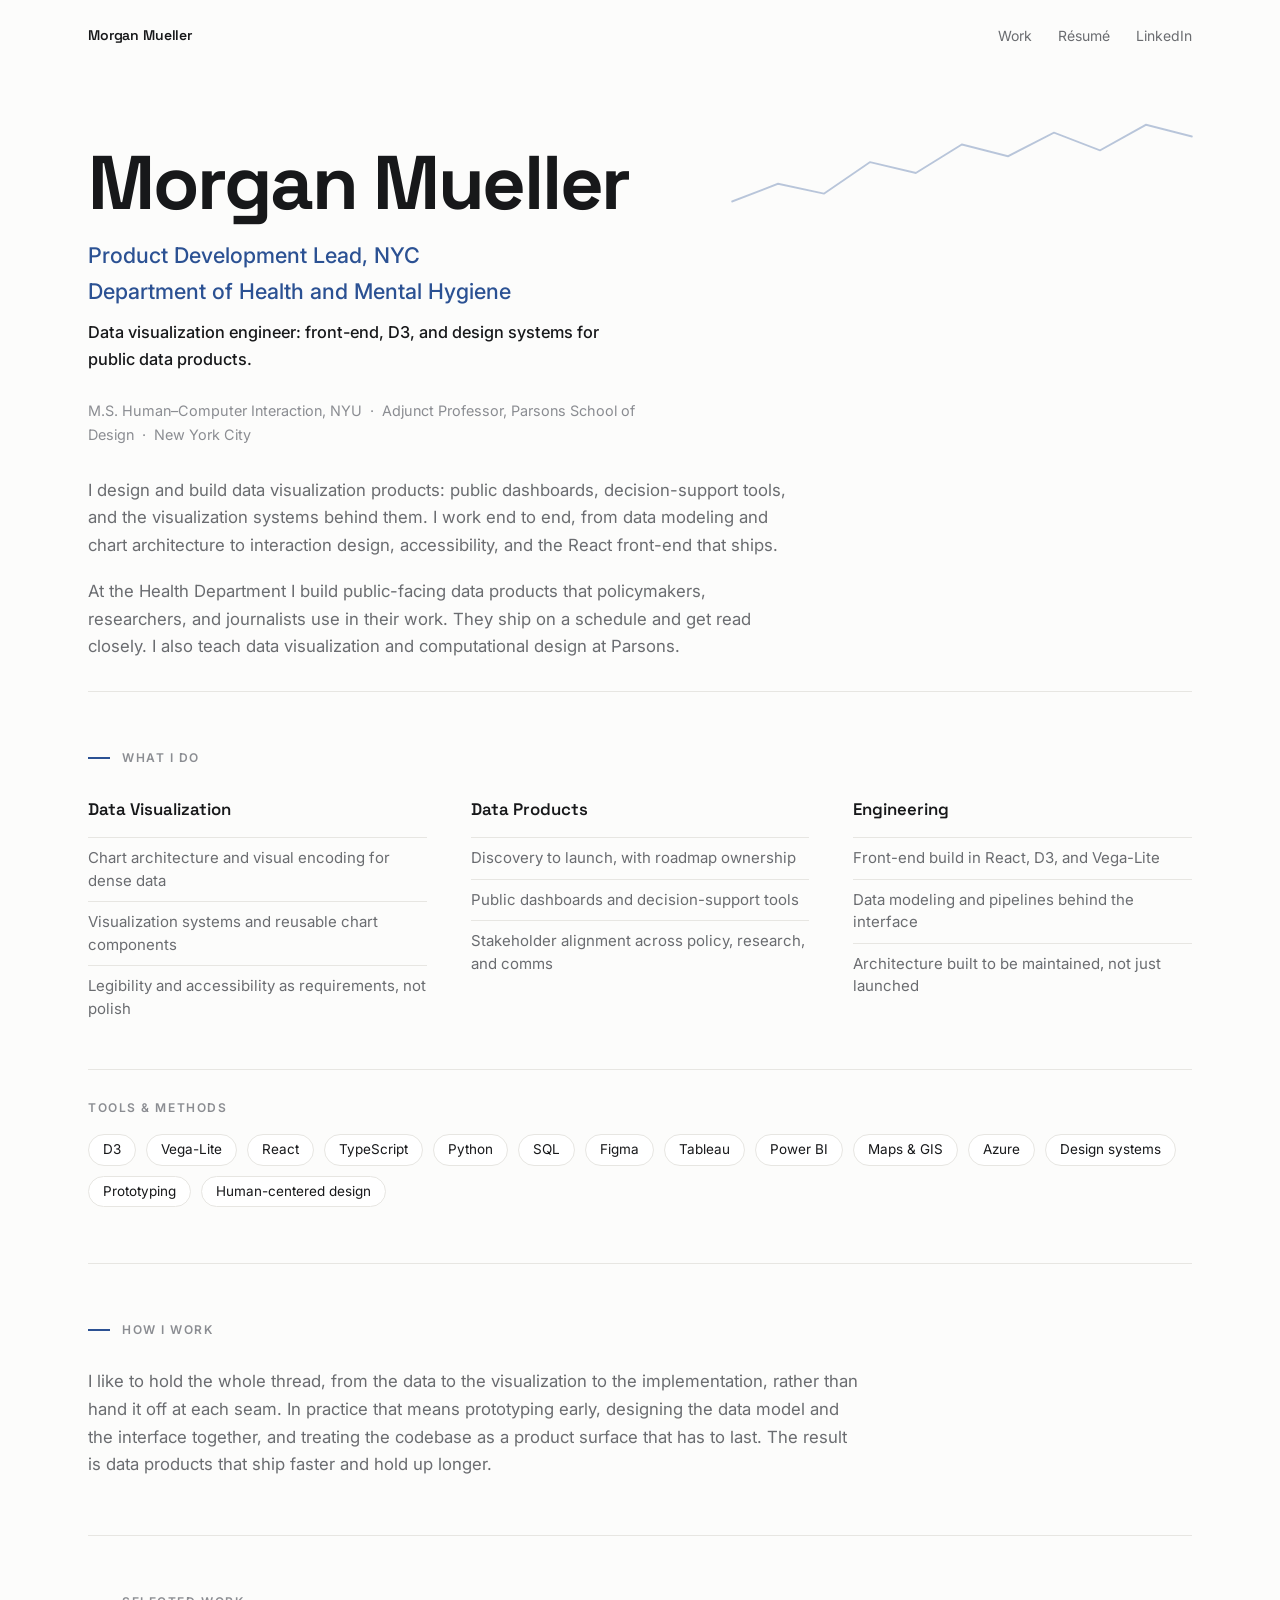
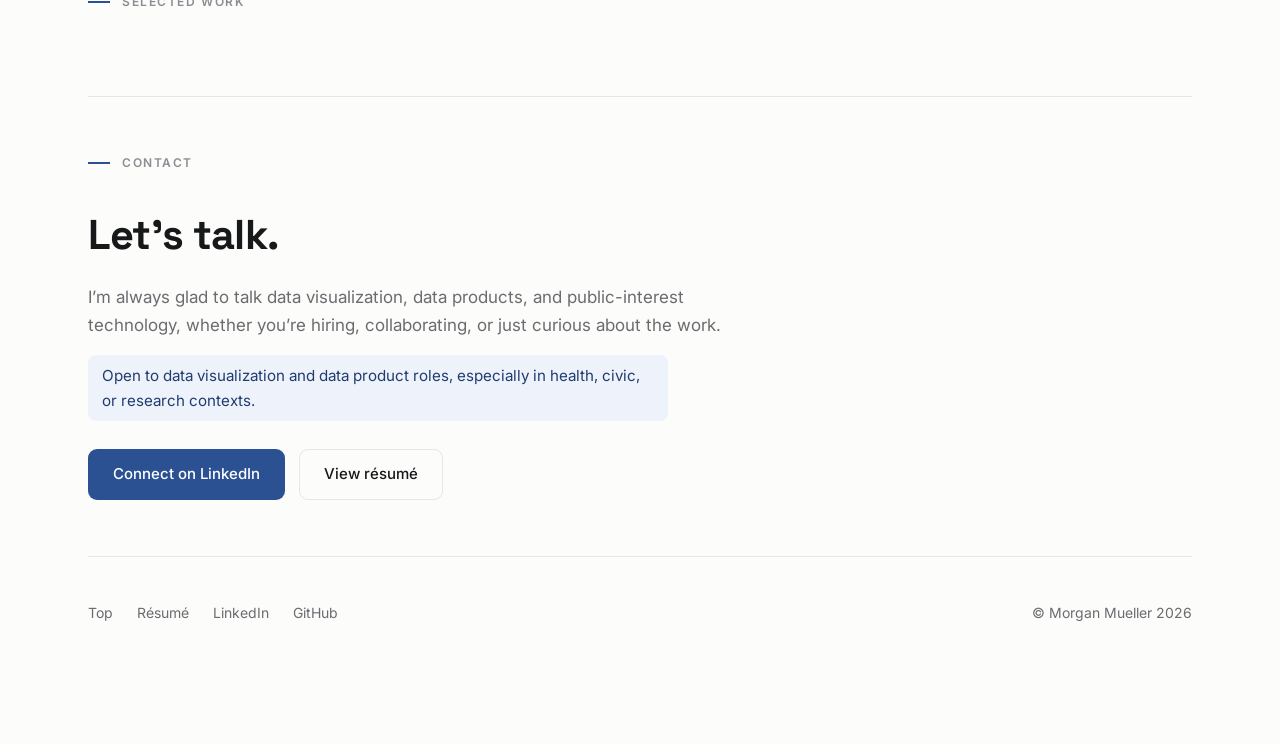
<file: index.html>
<!DOCTYPE html>
<html lang="en">

<head>
  <meta charset="utf-8">
  <meta name="viewport" content="width=device-width, initial-scale=1">
  <meta name="color-scheme" content="light only">

  <title>Morgan Mueller | Data Visualization & Data Products</title>
  <meta name="author" content="Morgan Mueller">
  <meta name="description" content="Morgan Mueller is a data visualization engineer and product lead: front-end, React, D3, and design systems for public data products at the NYC Department of Health.">
  <meta name="keywords" content="Morgan Mueller, data visualization engineer, front-end engineer, React, D3, Vega-Lite, design systems, dashboards, information design, data products, product design, product engineering, civic tech, public health">

  <link rel="canonical" href="https://morganmueller.com">
  <link rel="icon" href="assets/favicon.svg" type="image/svg+xml">
  <link rel="icon" href="assets/favicon-32.png" sizes="32x32" type="image/png">
  <link rel="apple-touch-icon" href="assets/apple-touch-icon.png">

  <meta property="og:title" content="Morgan Mueller | Data Visualization & Data Products" />
  <meta property="og:description" content="Data visualization engineer and product lead: front-end, React, D3, and design systems for public data products." />
  <meta property="og:url" content="https://morganmueller.com" />
  <meta property="og:type" content="website" />
  <meta property="og:image" content="https://morganmueller.com/assets/og-image.png" />
  <meta name="twitter:card" content="summary_large_image" />
  <meta name="twitter:title" content="Morgan Mueller | Data Visualization & Data Products" />
  <meta name="twitter:description" content="Data visualization engineer and product lead. Front-end, React, D3, and design systems for public data products." />
  <meta name="twitter:image" content="https://morganmueller.com/assets/og-image.png" />

  <link rel="preconnect" href="https://fonts.googleapis.com">
  <link rel="preconnect" href="https://fonts.gstatic.com" crossorigin>
  <link href="https://fonts.googleapis.com/css2?family=Inter:wght@400;500;600&family=Space+Grotesk:wght@500;600;700&display=swap" rel="stylesheet">

  <link href="./css/main.css" rel="stylesheet">
</head>

<body id="top">

  <div class="wrap">

    <header class="topbar">
      <span class="monogram">Morgan Mueller</span>
      <nav class="topbar__nav">
        <a href="#work">Work</a>
        <a href="assets/resume.pdf" target="_blank" rel="noopener">Résumé</a>
        <a href="https://www.linkedin.com/in/morgan-mueller-6b3719a3/" target="_blank" rel="noopener">LinkedIn</a>
      </nav>
    </header>

    <main>

      <section class="hero">
        <svg class="hero__spark" viewBox="0 0 640 120" preserveAspectRatio="none" aria-hidden="true">
          <polyline points="0,92 64,74 128,84 192,52 256,63 320,34 384,46 448,22 512,40 576,14 640,26" />
        </svg>
        <h1>Morgan Mueller</h1>
        <p class="hero__role">Product Development Lead, NYC Department of Health and Mental Hygiene</p>
        <p class="hero__craft">Data visualization engineer: front-end, D3, and design systems for public data products.</p>
        <p class="hero__meta">
          M.S. Human&ndash;Computer Interaction, NYU &nbsp;&middot;&nbsp;
          Adjunct Professor, Parsons School of Design &nbsp;&middot;&nbsp;
          New York City
        </p>
        <p class="hero__lede">
          I design and build data visualization products: public dashboards,
          decision-support tools, and the visualization systems behind them. I work end
          to end, from data modeling and chart architecture to interaction design,
          accessibility, and the React front-end that ships.
        </p>
        <p class="hero__lede">
          At the Health Department I build public-facing data products that policymakers,
          researchers, and journalists use in their work. They ship on a schedule and get
          read closely. I also teach data visualization and computational design at Parsons.
        </p>
      </section>

      <section class="caps">
        <h2 class="section-label">What I do</h2>
        <div class="caps__grid">
          <div class="cap">
            <h3>Data Visualization</h3>
            <ul>
              <li>Chart architecture and visual encoding for dense data</li>
              <li>Visualization systems and reusable chart components</li>
              <li>Legibility and accessibility as requirements, not polish</li>
            </ul>
          </div>
          <div class="cap">
            <h3>Data Products</h3>
            <ul>
              <li>Discovery to launch, with roadmap ownership</li>
              <li>Public dashboards and decision-support tools</li>
              <li>Stakeholder alignment across policy, research, and comms</li>
            </ul>
          </div>
          <div class="cap">
            <h3>Engineering</h3>
            <ul>
              <li>Front-end build in React, D3, and Vega-Lite</li>
              <li>Data modeling and pipelines behind the interface</li>
              <li>Architecture built to be maintained, not just launched</li>
            </ul>
          </div>
        </div>
        <div class="tools">
          <span class="tools__label">Tools &amp; methods</span>
          <ul class="chips">
            <li>D3</li>
            <li>Vega-Lite</li>
            <li>React</li>
            <li>TypeScript</li>
            <li>Python</li>
            <li>SQL</li>
            <li>Figma</li>
            <li>Tableau</li>
            <li>Power BI</li>
            <li>Maps &amp; GIS</li>
            <li>Azure</li>
            <li>Design systems</li>
            <li>Prototyping</li>
            <li>Human-centered design</li>
          </ul>
        </div>
      </section>

      <section class="how">
        <h2 class="section-label">How I work</h2>
        <p>
          I like to hold the whole thread, from the data to the visualization to the
          implementation, rather than hand it off at each seam. In practice that
          means prototyping early, designing the data model and the interface together,
          and treating the codebase as a product surface that has to last. The result is
          data products that ship faster and hold up longer.
        </p>
      </section>

      <section class="work" id="work">
        <h2 class="section-label">Selected work</h2>
        <div id="code-projects" class="work__grid"></div>
      </section>

      <section class="contact">
        <h2 class="section-label">Contact</h2>
        <p class="contact__lead">Let&rsquo;s talk.</p>
        <p class="contact__body">
          I&rsquo;m always glad to talk data visualization, data products, and
          public-interest technology, whether you&rsquo;re hiring, collaborating,
          or just curious about the work.
        </p>
        <p class="contact__looking">
          Open to data visualization and data product roles, especially in health,
          civic, or research contexts.
        </p>
        <div class="contact__actions">
          <a class="btn btn--primary" href="https://www.linkedin.com/in/morgan-mueller-6b3719a3/" target="_blank" rel="noopener">Connect on LinkedIn</a>
          <a class="btn btn--ghost" href="assets/resume.pdf" target="_blank" rel="noopener">View résumé</a>
        </div>
      </section>

    </main>

    <footer class="foot">
      <div class="foot__links">
        <a href="#top">Top</a>
        <a href="assets/resume.pdf" target="_blank" rel="noopener">Résumé</a>
        <a href="https://www.linkedin.com/in/morgan-mueller-6b3719a3/" target="_blank" rel="noopener">LinkedIn</a>
        <a href="https://github.com/morganmueller" target="_blank" rel="noopener">GitHub</a>
      </div>
      <p class="foot__copy">&copy; Morgan Mueller 2026</p>
    </footer>

  </div>

  <script src="https://d3js.org/d3.v5.min.js"></script>
  <script src="main.js"></script>

</body>
</html>
</file>
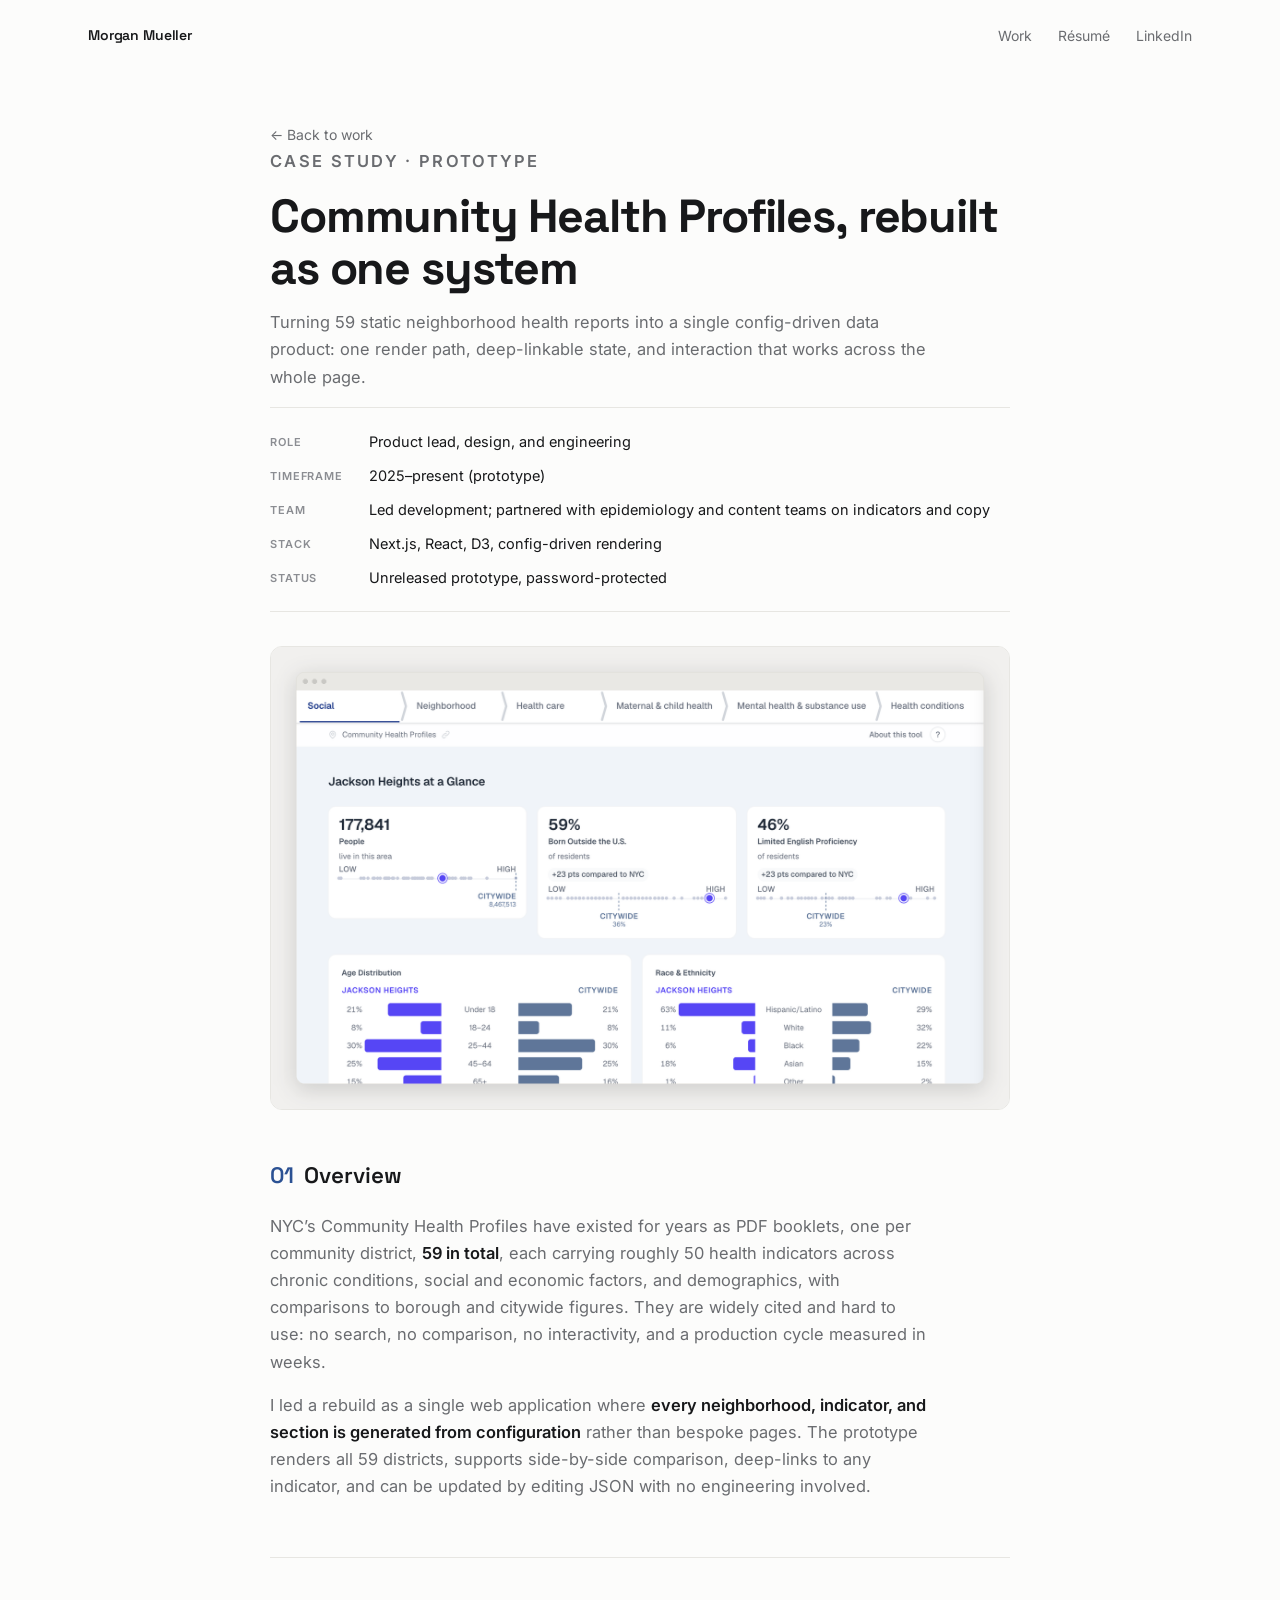
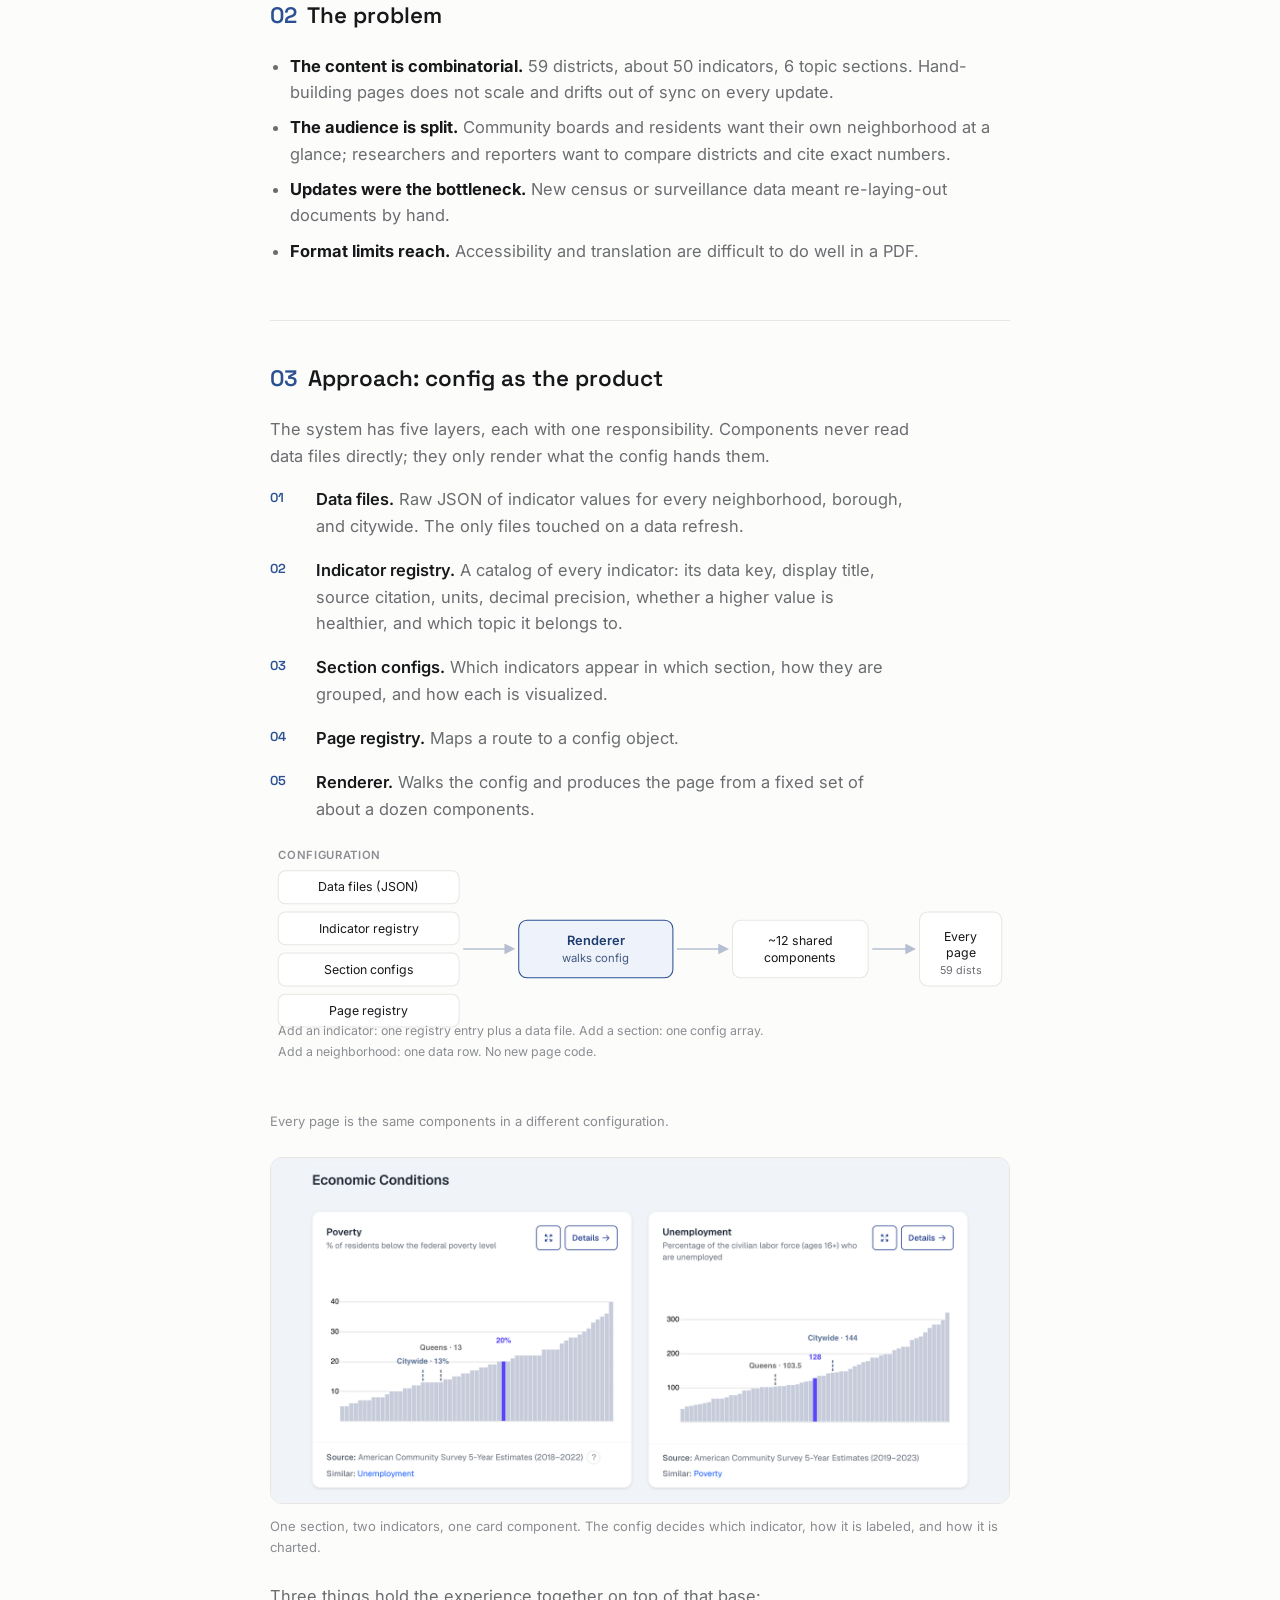
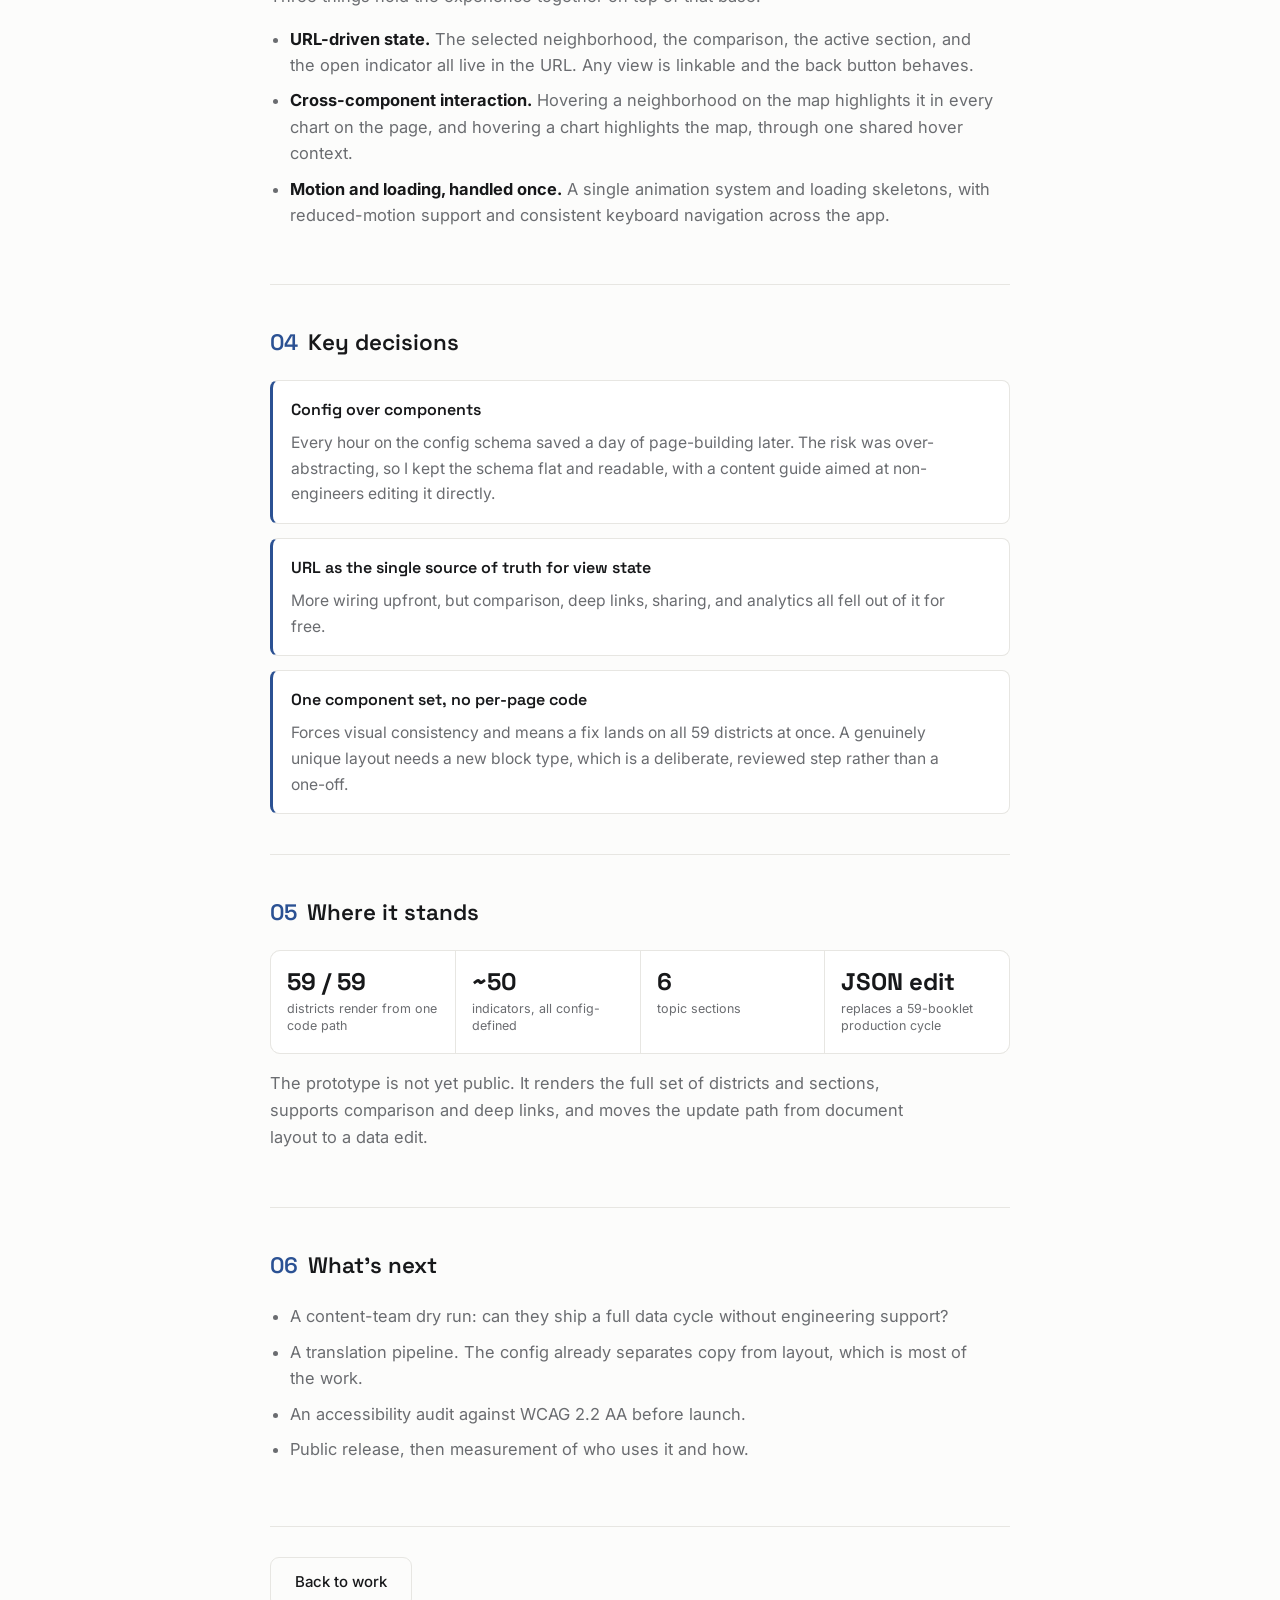
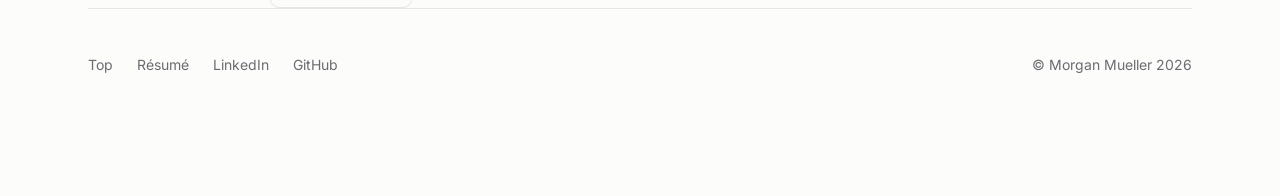
<file: case/community-health-profiles.html>
<!DOCTYPE html>
<html lang="en">

<head>
  <meta charset="utf-8">
  <meta name="viewport" content="width=device-width, initial-scale=1">
  <meta name="color-scheme" content="light only">
  <meta name="robots" content="noindex">

  <title>Case study: Community Health Profiles Redesign | Morgan Mueller</title>
  <meta name="author" content="Morgan Mueller">
  <meta name="description" content="Turning 59 static neighborhood health reports into one config-driven data product: a single render path, URL-driven state, and cross-component interaction.">

  <link rel="canonical" href="https://morganmueller.com/case/community-health-profiles.html">
  <link rel="icon" href="../assets/favicon.svg" type="image/svg+xml">
  <link rel="icon" href="../assets/favicon-32.png" sizes="32x32" type="image/png">
  <link rel="apple-touch-icon" href="../assets/apple-touch-icon.png">

  <meta property="og:title" content="Case study: Community Health Profiles Redesign" />
  <meta property="og:description" content="59 neighborhood health reports, rebuilt as one system." />
  <meta property="og:type" content="article" />

  <link rel="preconnect" href="https://fonts.googleapis.com">
  <link rel="preconnect" href="https://fonts.gstatic.com" crossorigin>
  <link href="https://fonts.googleapis.com/css2?family=Inter:wght@400;500;600&family=Space+Grotesk:wght@500;600;700&display=swap" rel="stylesheet">

  <link href="../css/main.css" rel="stylesheet">
  <link href="../css/case.css" rel="stylesheet">
</head>

<body id="top">

  <div class="wrap">

    <header class="topbar">
      <a class="monogram" href="../index.html">Morgan Mueller</a>
      <nav class="topbar__nav">
        <a href="../index.html#work">Work</a>
        <a href="../assets/resume.pdf" target="_blank" rel="noopener">Résumé</a>
        <a href="https://www.linkedin.com/in/morgan-mueller-6b3719a3/" target="_blank" rel="noopener">LinkedIn</a>
      </nav>
    </header>

    <article class="case">

      <div class="case__hero">
        <a class="case__back" href="../index.html#work">&#8592; Back to work</a>
        <p class="case__eyebrow">Case study &middot; Prototype</p>
        <h1>Community Health Profiles, rebuilt as one system</h1>
        <p class="case__sub">
          Turning 59 static neighborhood health reports into a single config-driven data
          product: one render path, deep-linkable state, and interaction that works across
          the whole page.
        </p>

        <dl class="case__facts">
          <dt>Role</dt><dd>Product lead, design, and engineering</dd>
          <dt>Timeframe</dt><dd>2025&ndash;present (prototype)</dd>
          <dt>Team</dt><dd>Led development; partnered with epidemiology and content teams on indicators and copy</dd>
          <dt>Stack</dt><dd>Next.js, React, D3, config-driven rendering</dd>
          <dt>Status</dt><dd>Unreleased prototype, password-protected</dd>
        </dl>

        <div class="case__shot">
          <img src="../assets/chp-redesign.png" alt="The Community Health Profiles prototype: a neighborhood at-a-glance view with stat tiles and paired neighborhood-versus-citywide comparison charts.">
        </div>
      </div>

      <section>
        <h2><span class="case__num">01</span>Overview</h2>
        <p>
          NYC&rsquo;s Community Health Profiles have existed for years as PDF booklets, one
          per community district, <strong>59 in total</strong>, each carrying roughly 50
          health indicators across chronic conditions, social and economic factors, and
          demographics, with comparisons to borough and citywide figures. They are widely
          cited and hard to use: no search, no comparison, no interactivity, and a
          production cycle measured in weeks.
        </p>
        <p>
          I led a rebuild as a single web application where <strong>every neighborhood,
          indicator, and section is generated from configuration</strong> rather than
          bespoke pages. The prototype renders all 59 districts, supports side-by-side
          comparison, deep-links to any indicator, and can be updated by editing JSON with
          no engineering involved.
        </p>
      </section>

      <section>
        <h2><span class="case__num">02</span>The problem</h2>
        <ul>
          <li><strong>The content is combinatorial.</strong> 59 districts, about 50 indicators, 6 topic sections. Hand-building pages does not scale and drifts out of sync on every update.</li>
          <li><strong>The audience is split.</strong> Community boards and residents want their own neighborhood at a glance; researchers and reporters want to compare districts and cite exact numbers.</li>
          <li><strong>Updates were the bottleneck.</strong> New census or surveillance data meant re-laying-out documents by hand.</li>
          <li><strong>Format limits reach.</strong> Accessibility and translation are difficult to do well in a PDF.</li>
        </ul>
      </section>

      <section>
        <h2><span class="case__num">03</span>Approach: config as the product</h2>
        <p>
          The system has five layers, each with one responsibility. Components never read
          data files directly; they only render what the config hands them.
        </p>
        <ol class="case__steps">
          <li><strong>Data files.</strong> Raw JSON of indicator values for every neighborhood, borough, and citywide. The only files touched on a data refresh.</li>
          <li><strong>Indicator registry.</strong> A catalog of every indicator: its data key, display title, source citation, units, decimal precision, whether a higher value is healthier, and which topic it belongs to.</li>
          <li><strong>Section configs.</strong> Which indicators appear in which section, how they are grouped, and how each is visualized.</li>
          <li><strong>Page registry.</strong> Maps a route to a config object.</li>
          <li><strong>Renderer.</strong> Walks the config and produces the page from a fixed set of about a dozen components.</li>
        </ol>

        <figure class="case__figure">
          <svg viewBox="0 0 720 252" role="img" aria-label="Architecture diagram: four configuration inputs feed a renderer, which uses a shared component set to build every page.">
            <defs>
              <marker id="ar2" viewBox="0 0 8 8" refX="6" refY="4" markerWidth="7" markerHeight="7" orient="auto">
                <path d="M0,0 L8,4 L0,8 z" fill="#b6bfd2"></path>
              </marker>
            </defs>
            <text x="8" y="18" font-family="Inter, sans-serif" font-size="11" font-weight="600" letter-spacing="0.06em" fill="#8b8d92">CONFIGURATION</text>
            <rect x="8" y="30" width="176" height="32" rx="7" fill="#ffffff" stroke="#e7e6e2"></rect>
            <text x="96" y="50" text-anchor="middle" font-family="Inter, sans-serif" font-size="12" fill="#17181a">Data files (JSON)</text>
            <rect x="8" y="70" width="176" height="32" rx="7" fill="#ffffff" stroke="#e7e6e2"></rect>
            <text x="96" y="90" text-anchor="middle" font-family="Inter, sans-serif" font-size="12" fill="#17181a">Indicator registry</text>
            <rect x="8" y="110" width="176" height="32" rx="7" fill="#ffffff" stroke="#e7e6e2"></rect>
            <text x="96" y="130" text-anchor="middle" font-family="Inter, sans-serif" font-size="12" fill="#17181a">Section configs</text>
            <rect x="8" y="150" width="176" height="32" rx="7" fill="#ffffff" stroke="#e7e6e2"></rect>
            <text x="96" y="170" text-anchor="middle" font-family="Inter, sans-serif" font-size="12" fill="#17181a">Page registry</text>

            <path d="M188 106 H236" stroke="#b6bfd2" stroke-width="1.5" fill="none" marker-end="url(#ar2)"></path>

            <rect x="242" y="78" width="150" height="56" rx="8" fill="#eef2fa" stroke="#2b5193"></rect>
            <text x="317" y="102" text-anchor="middle" font-family="Inter, sans-serif" font-size="12.5" font-weight="600" fill="#1f3d70">Renderer</text>
            <text x="317" y="119" text-anchor="middle" font-family="Inter, sans-serif" font-size="11" fill="#41597f">walks config</text>

            <path d="M396 106 H444" stroke="#b6bfd2" stroke-width="1.5" fill="none" marker-end="url(#ar2)"></path>

            <rect x="450" y="78" width="132" height="56" rx="8" fill="#ffffff" stroke="#e7e6e2"></rect>
            <text x="516" y="102" text-anchor="middle" font-family="Inter, sans-serif" font-size="12" fill="#17181a">~12 shared</text>
            <text x="516" y="119" text-anchor="middle" font-family="Inter, sans-serif" font-size="12" fill="#17181a">components</text>

            <path d="M586 106 H626" stroke="#b6bfd2" stroke-width="1.5" fill="none" marker-end="url(#ar2)"></path>

            <rect x="632" y="70" width="80" height="72" rx="8" fill="#ffffff" stroke="#e7e6e2"></rect>
            <text x="672" y="98" text-anchor="middle" font-family="Inter, sans-serif" font-size="12" fill="#17181a">Every</text>
            <text x="672" y="114" text-anchor="middle" font-family="Inter, sans-serif" font-size="12" fill="#17181a">page</text>
            <text x="672" y="130" text-anchor="middle" font-family="Inter, sans-serif" font-size="10.5" fill="#6a6c70">59 dists</text>

            <text x="8" y="190" font-family="Inter, sans-serif" font-size="12" fill="#8b8d92">Add an indicator: one registry entry plus a data file. Add a section: one config array.</text>
            <text x="8" y="210" font-family="Inter, sans-serif" font-size="12" fill="#8b8d92">Add a neighborhood: one data row. No new page code.</text>
          </svg>
          <figcaption>Every page is the same components in a different configuration.</figcaption>
        </figure>

        <figure class="case__figure">
          <img src="../assets/chp-config-components.png" alt="A topic section on the prototype: two indicator cards, Poverty and Unemployment, with identical layout: a ranked distribution chart, the neighborhood highlighted against citywide and borough reference lines, a source citation, and links to related indicators.">
          <figcaption>One section, two indicators, one card component. The config decides which indicator, how it is labeled, and how it is charted.</figcaption>
        </figure>

        <p>Three things hold the experience together on top of that base:</p>
        <ul>
          <li><strong>URL-driven state.</strong> The selected neighborhood, the comparison, the active section, and the open indicator all live in the URL. Any view is linkable and the back button behaves.</li>
          <li><strong>Cross-component interaction.</strong> Hovering a neighborhood on the map highlights it in every chart on the page, and hovering a chart highlights the map, through one shared hover context.</li>
          <li><strong>Motion and loading, handled once.</strong> A single animation system and loading skeletons, with reduced-motion support and consistent keyboard navigation across the app.</li>
        </ul>
      </section>

      <section>
        <h2><span class="case__num">04</span>Key decisions</h2>
        <div class="case__decisions">
          <div class="decision">
            <h3>Config over components</h3>
            <p>Every hour on the config schema saved a day of page-building later. The risk was over-abstracting, so I kept the schema flat and readable, with a content guide aimed at non-engineers editing it directly.</p>
          </div>
          <div class="decision">
            <h3>URL as the single source of truth for view state</h3>
            <p>More wiring upfront, but comparison, deep links, sharing, and analytics all fell out of it for free.</p>
          </div>
          <div class="decision">
            <h3>One component set, no per-page code</h3>
            <p>Forces visual consistency and means a fix lands on all 59 districts at once. A genuinely unique layout needs a new block type, which is a deliberate, reviewed step rather than a one-off.</p>
          </div>
        </div>
      </section>

      <section>
        <h2><span class="case__num">05</span>Where it stands</h2>
        <div class="case__results">
          <div class="result"><strong>59 / 59</strong><span>districts render from one code path</span></div>
          <div class="result"><strong>~50</strong><span>indicators, all config-defined</span></div>
          <div class="result"><strong>6</strong><span>topic sections</span></div>
          <div class="result"><strong>JSON edit</strong><span>replaces a 59-booklet production cycle</span></div>
        </div>
        <p>
          The prototype is not yet public. It renders the full set of districts and
          sections, supports comparison and deep links, and moves the update path from
          document layout to a data edit.
        </p>
      </section>

      <section>
        <h2><span class="case__num">06</span>What&rsquo;s next</h2>
        <ul>
          <li>A content-team dry run: can they ship a full data cycle without engineering support?</li>
          <li>A translation pipeline. The config already separates copy from layout, which is most of the work.</li>
          <li>An accessibility audit against WCAG 2.2 AA before launch.</li>
          <li>Public release, then measurement of who uses it and how.</li>
        </ul>
      </section>

      <div class="case__cta">
        <a class="btn btn--ghost" href="../index.html#work">Back to work</a>
      </div>

    </article>

    <footer class="foot">
      <div class="foot__links">
        <a href="#top">Top</a>
        <a href="../assets/resume.pdf" target="_blank" rel="noopener">Résumé</a>
        <a href="https://www.linkedin.com/in/morgan-mueller-6b3719a3/" target="_blank" rel="noopener">LinkedIn</a>
        <a href="https://github.com/morganmueller" target="_blank" rel="noopener">GitHub</a>
      </div>
      <p class="foot__copy">&copy; Morgan Mueller 2026</p>
    </footer>

  </div>

</body>
</html>
</file>
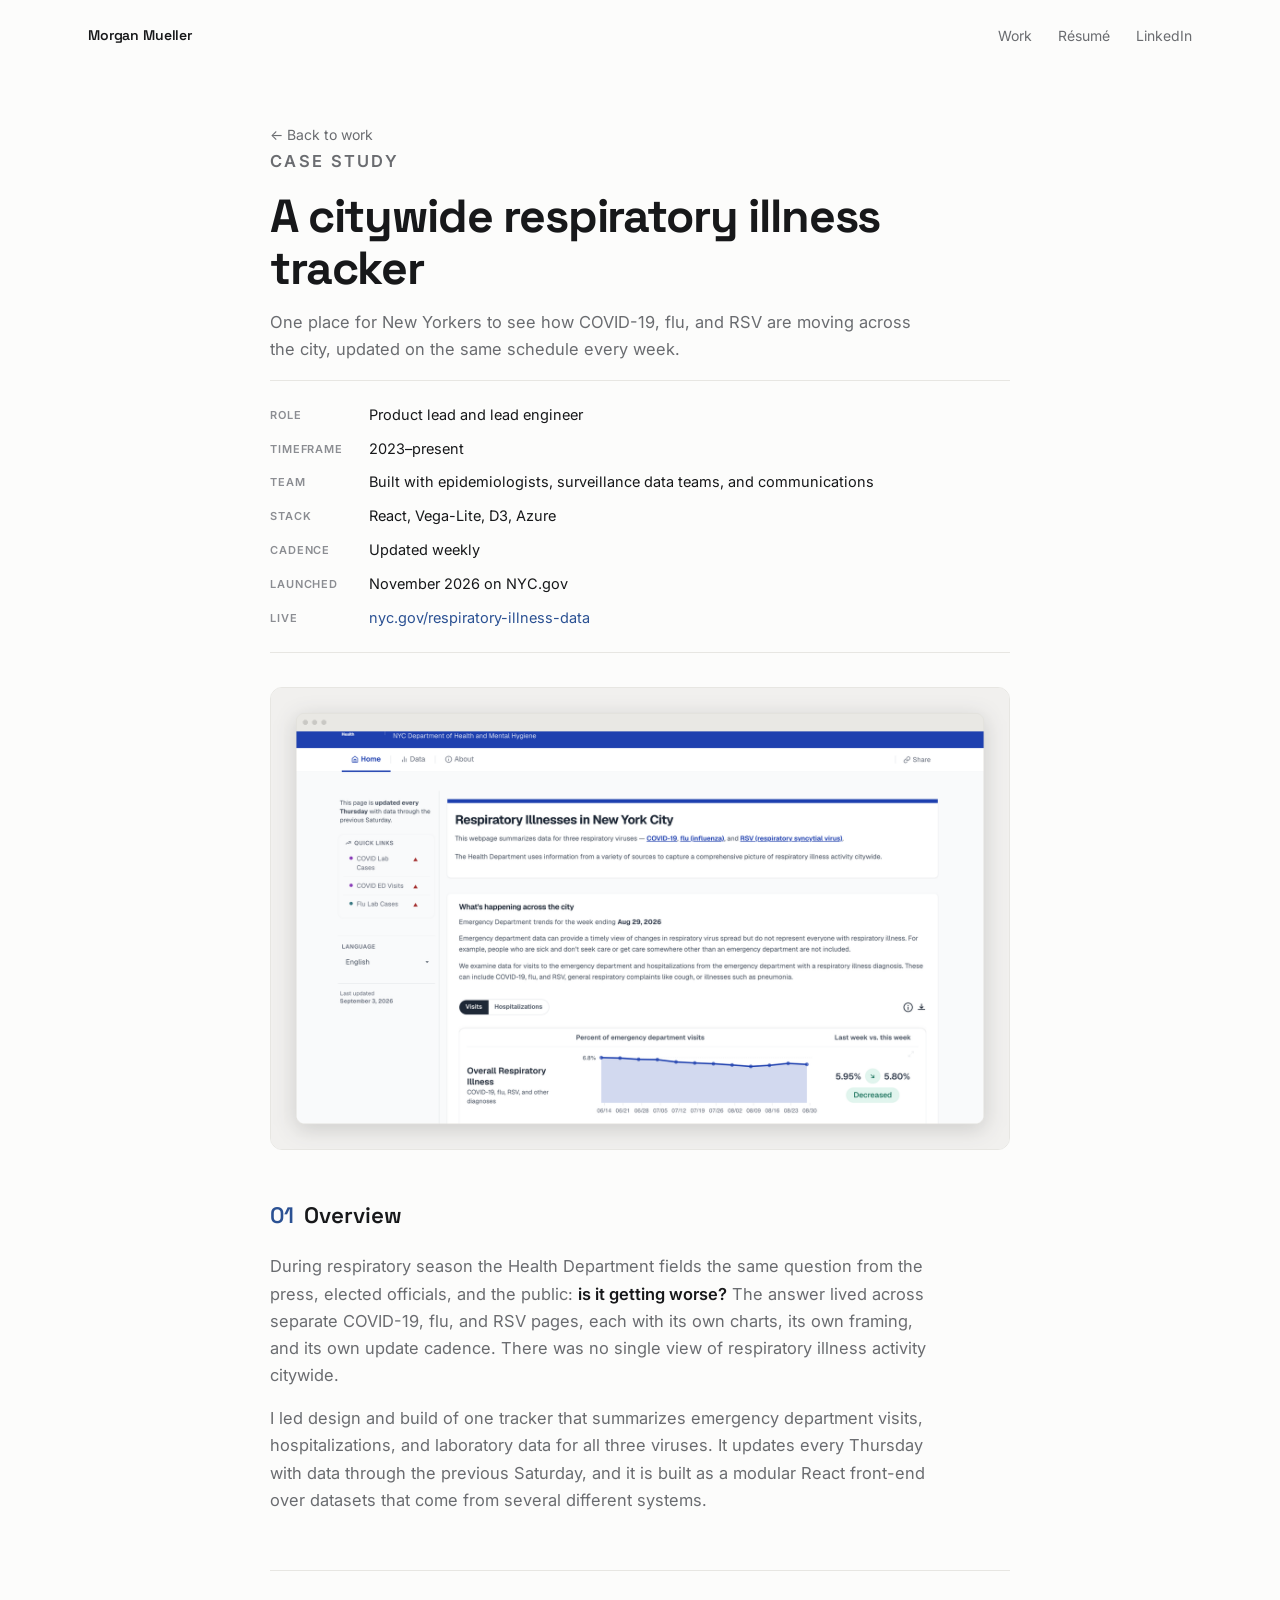
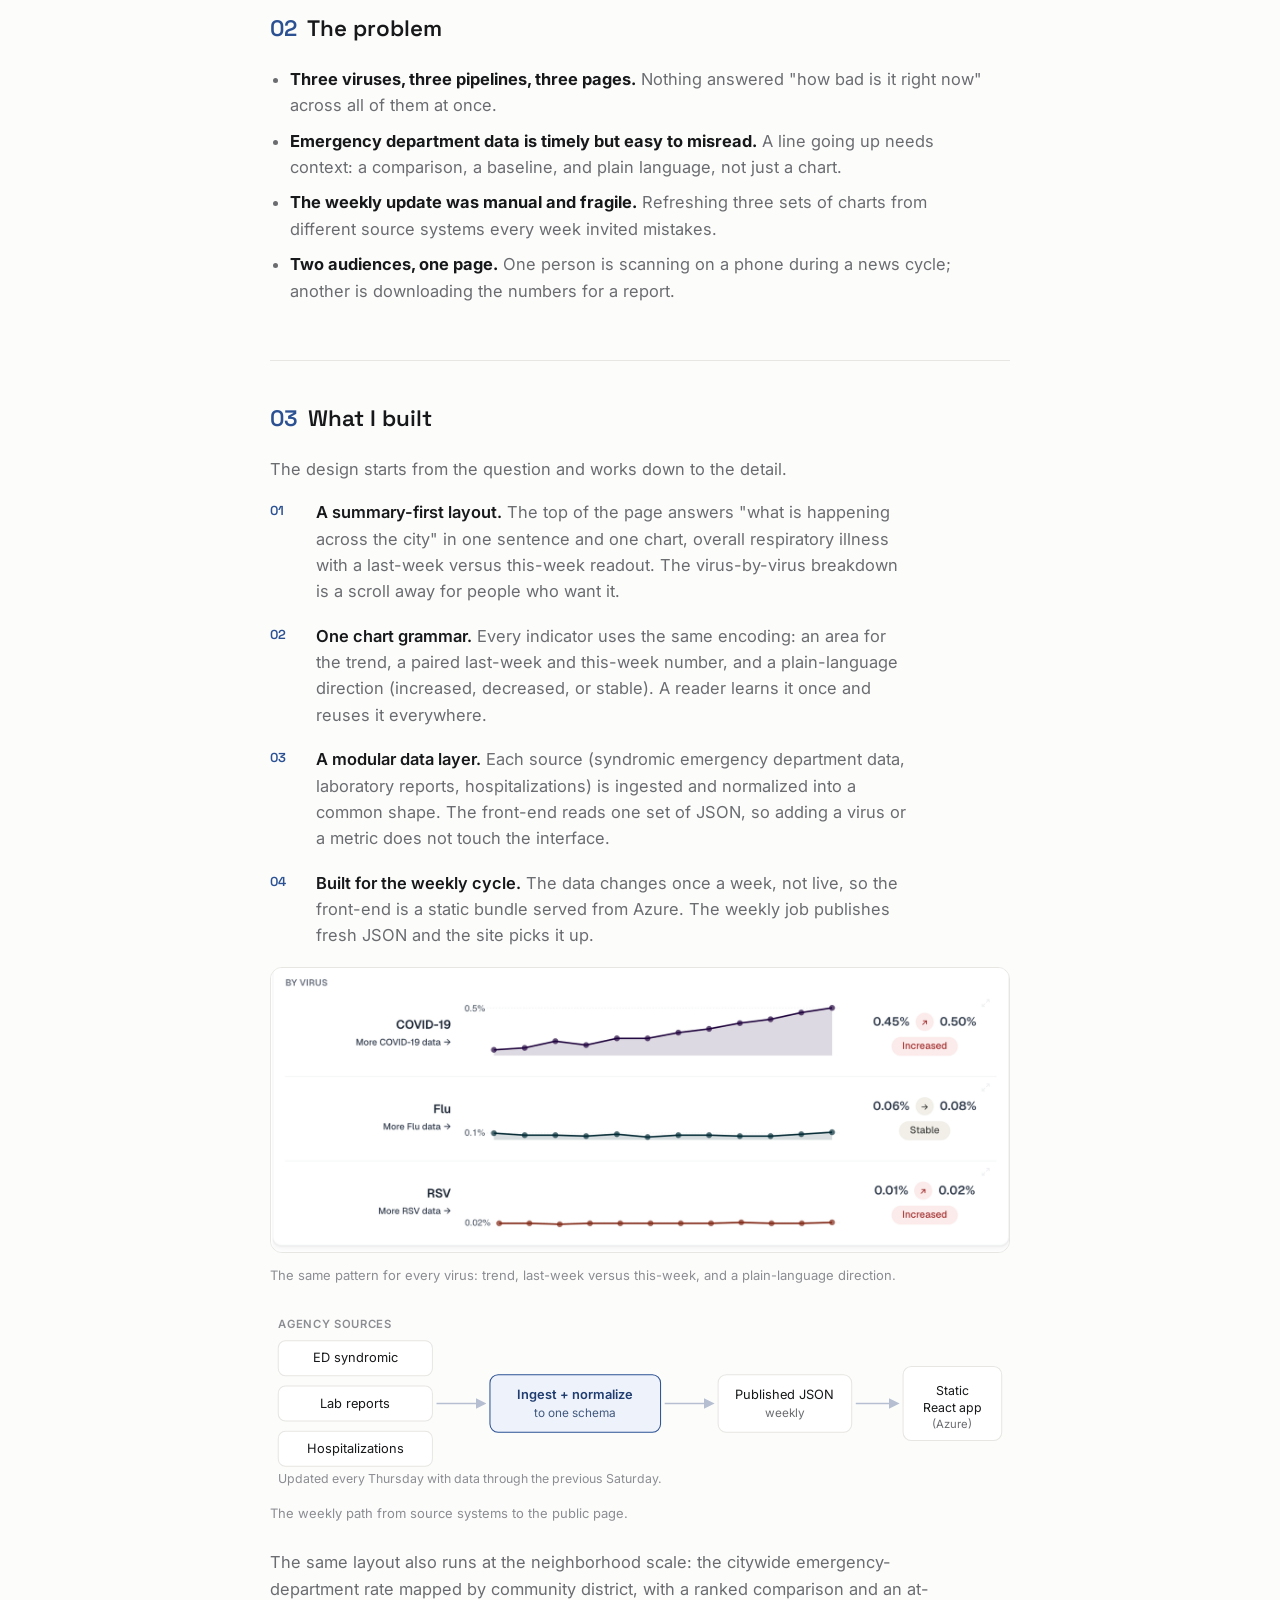
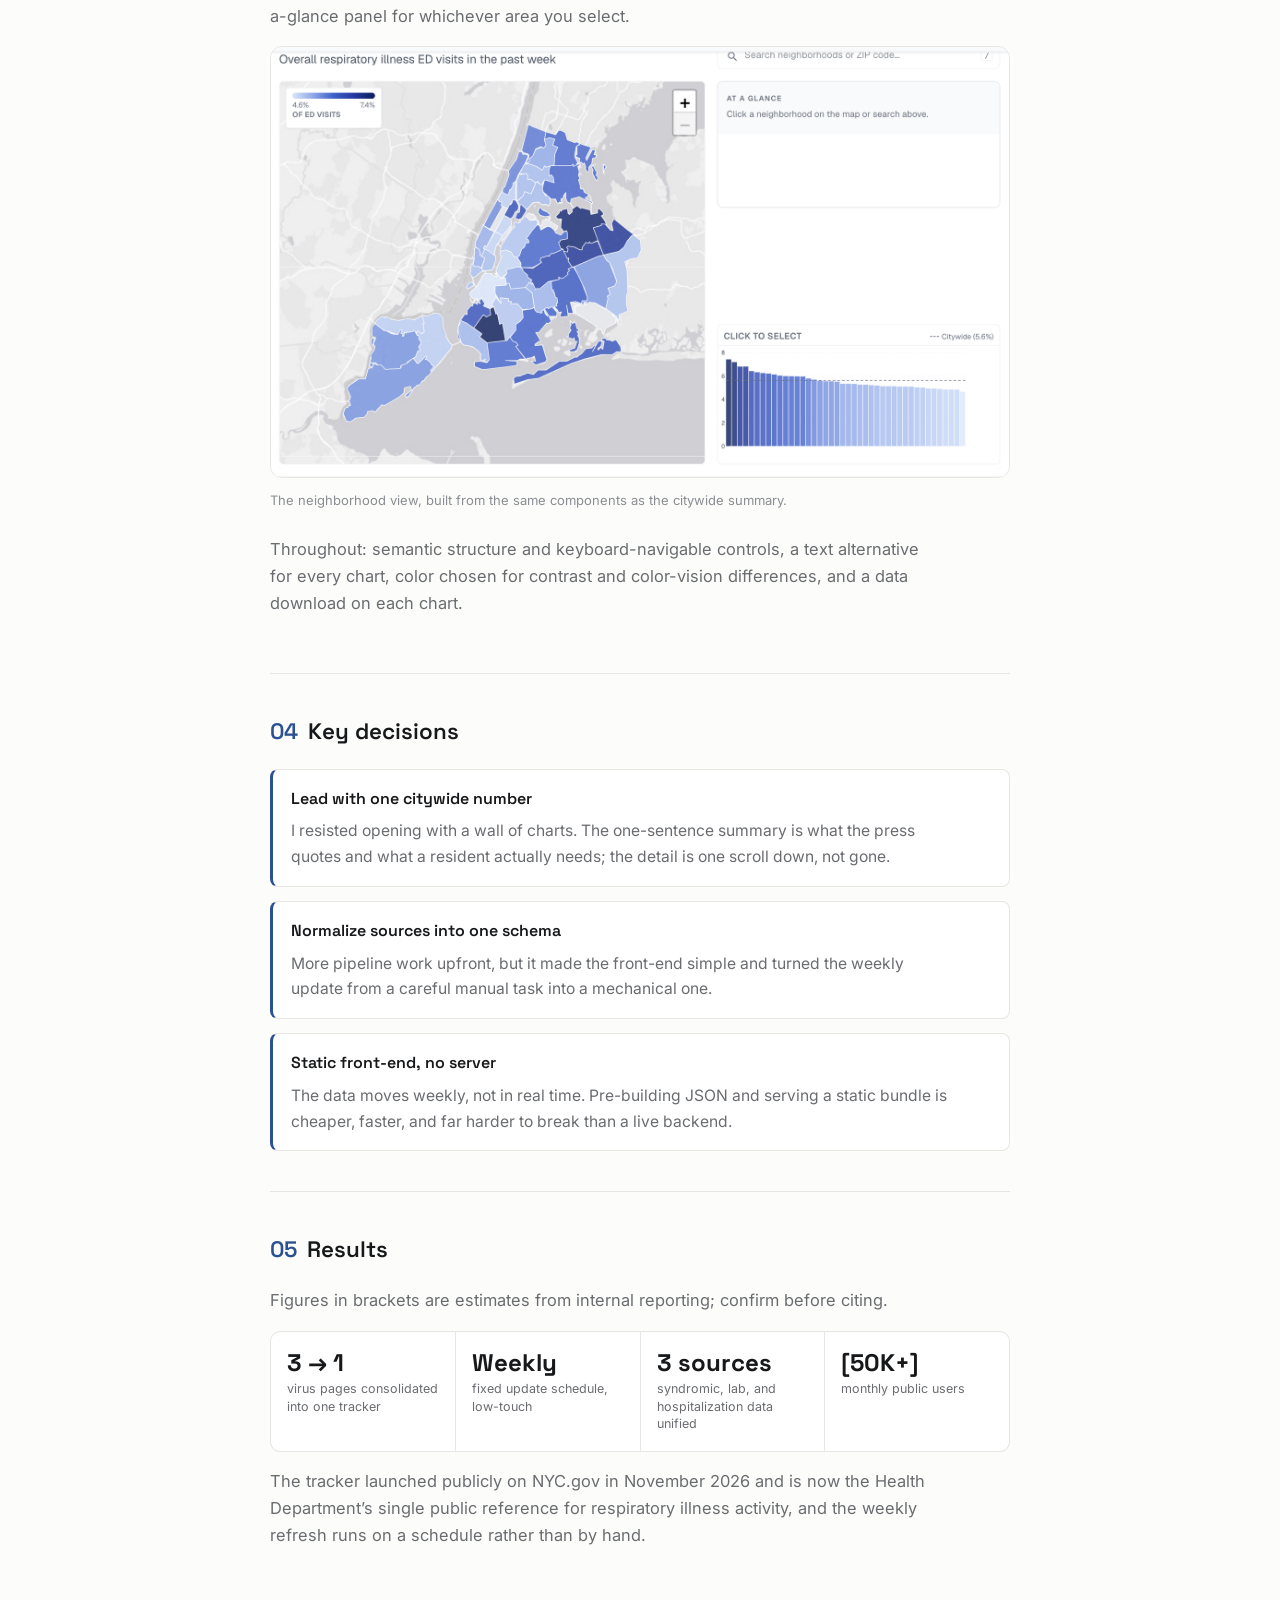
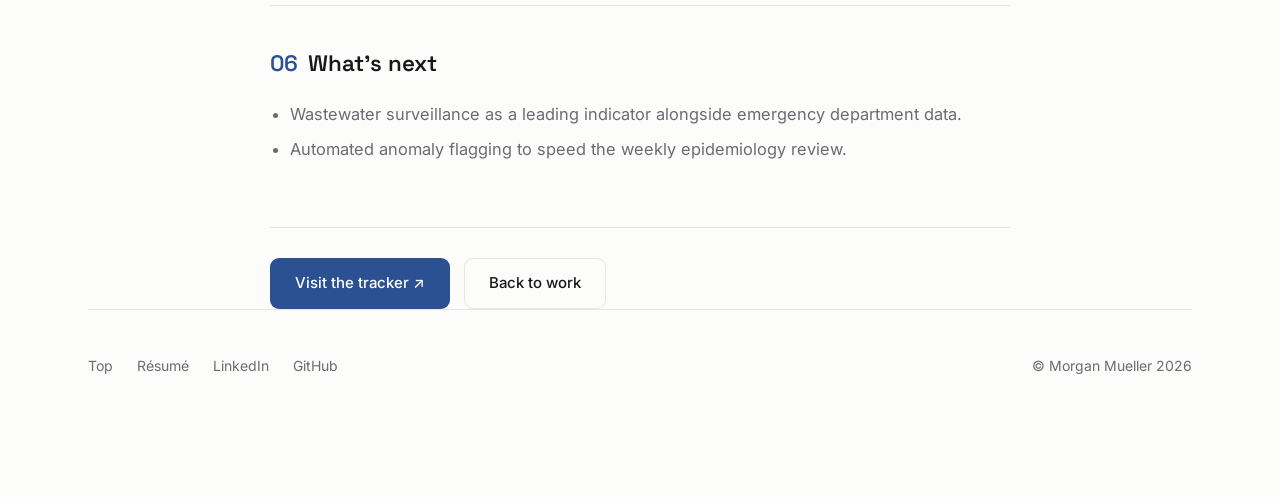
<file: case/respiratory-illness-tracker.html>
<!DOCTYPE html>
<html lang="en">

<head>
  <meta charset="utf-8">
  <meta name="viewport" content="width=device-width, initial-scale=1">
  <meta name="color-scheme" content="light only">

  <title>Case study: Respiratory Illness Tracker | Morgan Mueller</title>
  <meta name="author" content="Morgan Mueller">
  <meta name="description" content="How I led design and build of a single citywide tracker for COVID-19, flu, and RSV at the NYC Department of Health: summary-first layout, one chart grammar, and a modular React front-end over cross-agency data.">

  <link rel="canonical" href="https://morganmueller.com/case/respiratory-illness-tracker.html">
  <link rel="icon" href="../assets/favicon.svg" type="image/svg+xml">
  <link rel="icon" href="../assets/favicon-32.png" sizes="32x32" type="image/png">
  <link rel="apple-touch-icon" href="../assets/apple-touch-icon.png">

  <meta property="og:title" content="Case study: Respiratory Illness Tracker" />
  <meta property="og:description" content="One place for New Yorkers to see how COVID-19, flu, and RSV are moving across the city." />
  <meta property="og:url" content="https://morganmueller.com/case/respiratory-illness-tracker.html" />
  <meta property="og:type" content="article" />
  <meta property="og:image" content="https://morganmueller.com/assets/og-image.png" />

  <link rel="preconnect" href="https://fonts.googleapis.com">
  <link rel="preconnect" href="https://fonts.gstatic.com" crossorigin>
  <link href="https://fonts.googleapis.com/css2?family=Inter:wght@400;500;600&family=Space+Grotesk:wght@500;600;700&display=swap" rel="stylesheet">

  <link href="../css/main.css" rel="stylesheet">
  <link href="../css/case.css" rel="stylesheet">
</head>

<body id="top">

  <div class="wrap">

    <header class="topbar">
      <a class="monogram" href="../index.html">Morgan Mueller</a>
      <nav class="topbar__nav">
        <a href="../index.html#work">Work</a>
        <a href="../assets/resume.pdf" target="_blank" rel="noopener">Résumé</a>
        <a href="https://www.linkedin.com/in/morgan-mueller-6b3719a3/" target="_blank" rel="noopener">LinkedIn</a>
      </nav>
    </header>

    <article class="case">

      <div class="case__hero">
        <a class="case__back" href="../index.html#work">&#8592; Back to work</a>
        <p class="case__eyebrow">Case study</p>
        <h1>A citywide respiratory illness tracker</h1>
        <p class="case__sub">
          One place for New Yorkers to see how COVID-19, flu, and RSV are moving across
          the city, updated on the same schedule every week.
        </p>

        <dl class="case__facts">
          <dt>Role</dt><dd>Product lead and lead engineer</dd>
          <dt>Timeframe</dt><dd>2023&ndash;present</dd>
          <dt>Team</dt><dd>Built with epidemiologists, surveillance data teams, and communications</dd>
          <dt>Stack</dt><dd>React, Vega-Lite, D3, Azure</dd>
          <dt>Cadence</dt><dd>Updated weekly</dd>
          <dt>Launched</dt><dd>November 2026 on NYC.gov</dd>
          <dt>Live</dt><dd><a href="https://www.nyc.gov/assets/doh/respiratory-illness-data/index.html" target="_blank" rel="noopener">nyc.gov/respiratory-illness-data</a></dd>
        </dl>

        <div class="case__shot">
          <img src="../assets/respiratory-tracker.png" alt="The Respiratory Illness Data tracker: a citywide summary chart with a last-week versus this-week readout, then a breakdown by virus.">
        </div>
      </div>

      <section>
        <h2><span class="case__num">01</span>Overview</h2>
        <p>
          During respiratory season the Health Department fields the same question from
          the press, elected officials, and the public: <strong>is it getting worse?</strong>
          The answer lived across separate COVID-19, flu, and RSV pages, each with its own
          charts, its own framing, and its own update cadence. There was no single view of
          respiratory illness activity citywide.
        </p>
        <p>
          I led design and build of one tracker that summarizes emergency department
          visits, hospitalizations, and laboratory data for all three viruses. It updates
          every Thursday with data through the previous Saturday, and it is built as a
          modular React front-end over datasets that come from several different systems.
        </p>
      </section>

      <section>
        <h2><span class="case__num">02</span>The problem</h2>
        <ul>
          <li><strong>Three viruses, three pipelines, three pages.</strong> Nothing answered "how bad is it right now" across all of them at once.</li>
          <li><strong>Emergency department data is timely but easy to misread.</strong> A line going up needs context: a comparison, a baseline, and plain language, not just a chart.</li>
          <li><strong>The weekly update was manual and fragile.</strong> Refreshing three sets of charts from different source systems every week invited mistakes.</li>
          <li><strong>Two audiences, one page.</strong> One person is scanning on a phone during a news cycle; another is downloading the numbers for a report.</li>
        </ul>
      </section>

      <section>
        <h2><span class="case__num">03</span>What I built</h2>
        <p>
          The design starts from the question and works down to the detail.
        </p>
        <ol class="case__steps">
          <li><strong>A summary-first layout.</strong> The top of the page answers "what is happening across the city" in one sentence and one chart, overall respiratory illness with a last-week versus this-week readout. The virus-by-virus breakdown is a scroll away for people who want it.</li>
          <li><strong>One chart grammar.</strong> Every indicator uses the same encoding: an area for the trend, a paired last-week and this-week number, and a plain-language direction (increased, decreased, or stable). A reader learns it once and reuses it everywhere.</li>
          <li><strong>A modular data layer.</strong> Each source (syndromic emergency department data, laboratory reports, hospitalizations) is ingested and normalized into a common shape. The front-end reads one set of JSON, so adding a virus or a metric does not touch the interface.</li>
          <li><strong>Built for the weekly cycle.</strong> The data changes once a week, not live, so the front-end is a static bundle served from Azure. The weekly job publishes fresh JSON and the site picks it up.</li>
        </ol>

        <figure class="case__figure">
          <img src="../assets/resp-chart-grammar.png" alt="The by-virus section: COVID-19, flu, and RSV each shown with an identical layout: a trend area, a last-week versus this-week readout, and a direction pill.">
          <figcaption>The same pattern for every virus: trend, last-week versus this-week, and a plain-language direction.</figcaption>
        </figure>

        <figure class="case__figure">
          <svg viewBox="0 0 720 176" role="img" aria-label="Data flow diagram: three agency sources feed an ingest and normalize step, which publishes weekly JSON, which is served by a static React app.">
            <defs>
              <marker id="ar" viewBox="0 0 8 8" refX="6" refY="4" markerWidth="7" markerHeight="7" orient="auto">
                <path d="M0,0 L8,4 L0,8 z" fill="#b6bfd2"></path>
              </marker>
            </defs>
            <text x="8" y="18" font-family="Inter, sans-serif" font-size="11" font-weight="600" letter-spacing="0.06em" fill="#8b8d92">AGENCY SOURCES</text>
            <rect x="8" y="30" width="150" height="34" rx="7" fill="#ffffff" stroke="#e7e6e2"></rect>
            <text x="83" y="51" text-anchor="middle" font-family="Inter, sans-serif" font-size="12.5" fill="#17181a">ED syndromic</text>
            <rect x="8" y="74" width="150" height="34" rx="7" fill="#ffffff" stroke="#e7e6e2"></rect>
            <text x="83" y="95" text-anchor="middle" font-family="Inter, sans-serif" font-size="12.5" fill="#17181a">Lab reports</text>
            <rect x="8" y="118" width="150" height="34" rx="7" fill="#ffffff" stroke="#e7e6e2"></rect>
            <text x="83" y="139" text-anchor="middle" font-family="Inter, sans-serif" font-size="12.5" fill="#17181a">Hospitalizations</text>

            <path d="M162 91 H208" stroke="#b6bfd2" stroke-width="1.5" fill="none" marker-end="url(#ar)"></path>

            <rect x="214" y="63" width="166" height="56" rx="8" fill="#eef2fa" stroke="#2b5193"></rect>
            <text x="297" y="87" text-anchor="middle" font-family="Inter, sans-serif" font-size="12.5" font-weight="600" fill="#1f3d70">Ingest + normalize</text>
            <text x="297" y="104" text-anchor="middle" font-family="Inter, sans-serif" font-size="11.5" fill="#41597f">to one schema</text>

            <path d="M384 91 H430" stroke="#b6bfd2" stroke-width="1.5" fill="none" marker-end="url(#ar)"></path>

            <rect x="436" y="63" width="130" height="56" rx="8" fill="#ffffff" stroke="#e7e6e2"></rect>
            <text x="501" y="87" text-anchor="middle" font-family="Inter, sans-serif" font-size="12.5" fill="#17181a">Published JSON</text>
            <text x="501" y="104" text-anchor="middle" font-family="Inter, sans-serif" font-size="11.5" fill="#6a6c70">weekly</text>

            <path d="M570 91 H610" stroke="#b6bfd2" stroke-width="1.5" fill="none" marker-end="url(#ar)"></path>

            <rect x="616" y="55" width="96" height="72" rx="8" fill="#ffffff" stroke="#e7e6e2"></rect>
            <text x="664" y="83" text-anchor="middle" font-family="Inter, sans-serif" font-size="12" fill="#17181a">Static</text>
            <text x="664" y="99" text-anchor="middle" font-family="Inter, sans-serif" font-size="12" fill="#17181a">React app</text>
            <text x="664" y="115" text-anchor="middle" font-family="Inter, sans-serif" font-size="11" fill="#6a6c70">(Azure)</text>

            <text x="8" y="168" font-family="Inter, sans-serif" font-size="12" fill="#8b8d92">Updated every Thursday with data through the previous Saturday.</text>
          </svg>
          <figcaption>The weekly path from source systems to the public page.</figcaption>
        </figure>

        <p>
          The same layout also runs at the neighborhood scale: the citywide
          emergency-department rate mapped by community district, with a ranked
          comparison and an at-a-glance panel for whichever area you select.
        </p>

        <figure class="case__figure">
          <img src="../assets/resp-neighborhood-map.png" alt="The neighborhood view: a choropleth map of NYC by respiratory-illness emergency department visit rate, a ranked bar comparison, and an at-a-glance side panel.">
          <figcaption>The neighborhood view, built from the same components as the citywide summary.</figcaption>
        </figure>

        <p>
          Throughout: semantic structure and keyboard-navigable controls, a text
          alternative for every chart, color chosen for contrast and color-vision
          differences, and a data download on each chart.
        </p>
      </section>

      <section>
        <h2><span class="case__num">04</span>Key decisions</h2>
        <div class="case__decisions">
          <div class="decision">
            <h3>Lead with one citywide number</h3>
            <p>I resisted opening with a wall of charts. The one-sentence summary is what the press quotes and what a resident actually needs; the detail is one scroll down, not gone.</p>
          </div>
          <div class="decision">
            <h3>Normalize sources into one schema</h3>
            <p>More pipeline work upfront, but it made the front-end simple and turned the weekly update from a careful manual task into a mechanical one.</p>
          </div>
          <div class="decision">
            <h3>Static front-end, no server</h3>
            <p>The data moves weekly, not in real time. Pre-building JSON and serving a static bundle is cheaper, faster, and far harder to break than a live backend.</p>
          </div>
        </div>
      </section>

      <section>
        <h2><span class="case__num">05</span>Results</h2>
        <p class="case__disclaimer">Figures in brackets are estimates from internal reporting; confirm before citing.</p>
        <div class="case__results">
          <div class="result"><strong>3 &#8594; 1</strong><span>virus pages consolidated into one tracker</span></div>
          <div class="result"><strong>Weekly</strong><span>fixed update schedule, low-touch</span></div>
          <div class="result"><strong>3 sources</strong><span>syndromic, lab, and hospitalization data unified</span></div>
          <div class="result"><strong>[50K+]</strong><span>monthly public users</span></div>
        </div>
        <p>
          The tracker launched publicly on NYC.gov in November 2026 and is now the Health Department&rsquo;s single public reference for
          respiratory illness activity, and the weekly refresh runs on a schedule rather
          than by hand.
        </p>
      </section>

      <section>
        <h2><span class="case__num">06</span>What&rsquo;s next</h2>
        <ul>
          <li>Wastewater surveillance as a leading indicator alongside emergency department data.</li>
          <li>Automated anomaly flagging to speed the weekly epidemiology review.</li>
        </ul>
      </section>

      <div class="case__cta">
        <a class="btn btn--primary" href="https://www.nyc.gov/assets/doh/respiratory-illness-data/index.html" target="_blank" rel="noopener">Visit the tracker &#8599;</a>
        <a class="btn btn--ghost" href="../index.html#work">Back to work</a>
      </div>

    </article>

    <footer class="foot">
      <div class="foot__links">
        <a href="#top">Top</a>
        <a href="../assets/resume.pdf" target="_blank" rel="noopener">Résumé</a>
        <a href="https://www.linkedin.com/in/morgan-mueller-6b3719a3/" target="_blank" rel="noopener">LinkedIn</a>
        <a href="https://github.com/morganmueller" target="_blank" rel="noopener">GitHub</a>
      </div>
      <p class="foot__copy">&copy; Morgan Mueller 2026</p>
    </footer>

  </div>

</body>
</html>
</file>
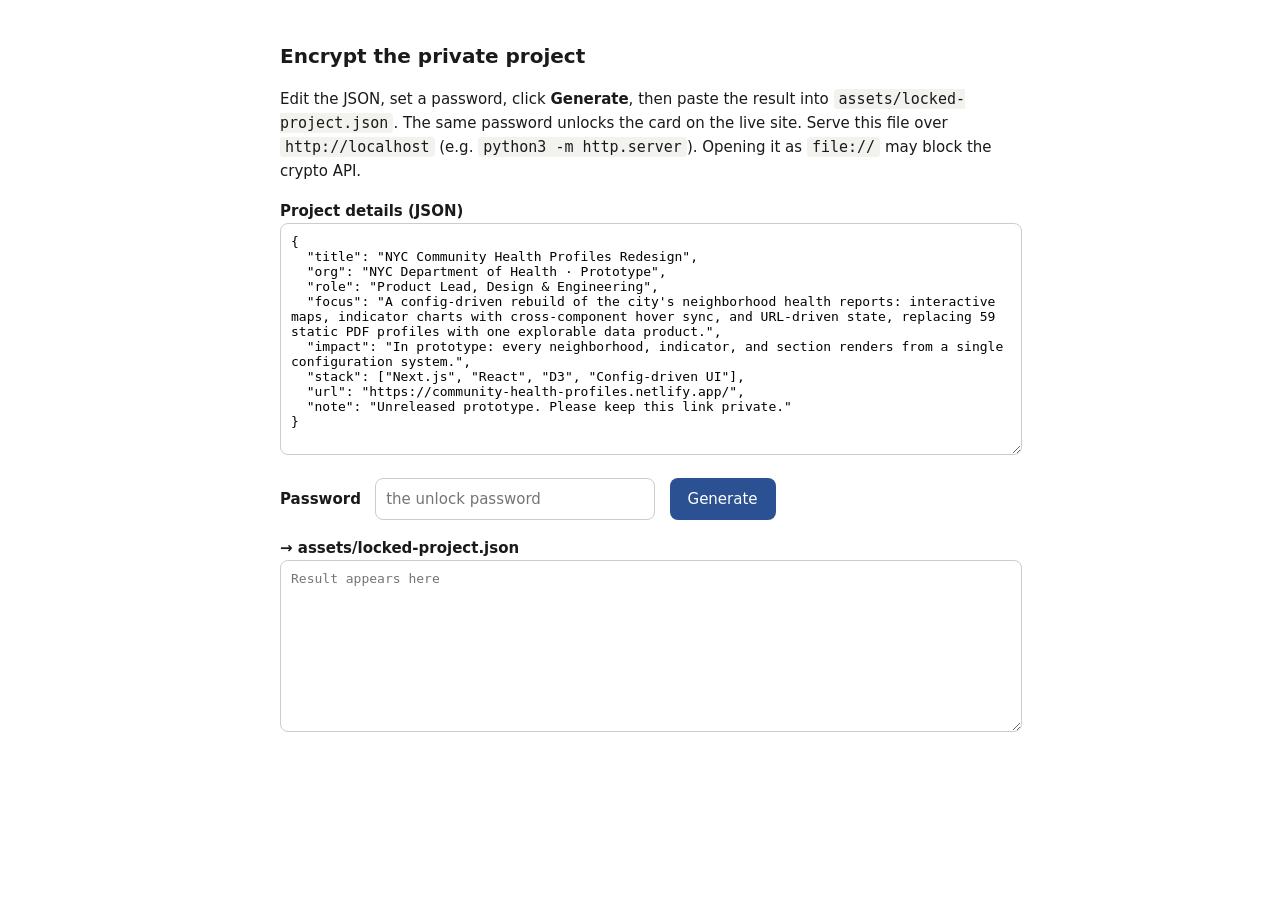
<file: tools/encrypt.html>
<!DOCTYPE html>
<html lang="en">
<head>
<meta charset="utf-8">
<meta name="viewport" content="width=device-width, initial-scale=1">
<meta name="robots" content="noindex">
<title>Encrypt private project</title>
<style>
  body { font: 15px/1.6 -apple-system, system-ui, sans-serif; max-width: 720px; margin: 40px auto; padding: 0 20px; color: #1a1a1a; }
  h1 { font-size: 20px; }
  textarea { width: 100%; font-family: ui-monospace, Menlo, monospace; font-size: 13px; padding: 10px; border: 1px solid #ccc; border-radius: 8px; }
  input { font: inherit; padding: 8px 10px; border: 1px solid #ccc; border-radius: 8px; }
  button { font: inherit; padding: 9px 18px; border: 0; border-radius: 8px; background: #2b5193; color: #fff; cursor: pointer; }
  .row { margin: 16px 0; }
  code { background: #f2f2ef; padding: 1px 5px; border-radius: 4px; }
  .out { white-space: pre-wrap; }
</style>
</head>
<body>
<h1>Encrypt the private project</h1>
<p>
  Edit the JSON, set a password, click <b>Generate</b>, then paste the result into
  <code>assets/locked-project.json</code>. The same password unlocks the card on the
  live site. Serve this file over <code>http://localhost</code> (e.g.
  <code>python3 -m http.server</code>). Opening it as <code>file://</code> may block the crypto API.
</p>

<div class="row">
  <label><b>Project details (JSON)</b></label>
  <textarea id="json" rows="14">{
  "title": "NYC Community Health Profiles Redesign",
  "org": "NYC Department of Health · Prototype",
  "role": "Product Lead, Design & Engineering",
  "focus": "A config-driven rebuild of the city's neighborhood health reports: interactive maps, indicator charts with cross-component hover sync, and URL-driven state, replacing 59 static PDF profiles with one explorable data product.",
  "impact": "In prototype: every neighborhood, indicator, and section renders from a single configuration system.",
  "stack": ["Next.js", "React", "D3", "Config-driven UI"],
  "url": "https://community-health-profiles.netlify.app/",
  "note": "Unreleased prototype. Please keep this link private."
}</textarea>
</div>

<div class="row">
  <label><b>Password</b> &nbsp;</label>
  <input id="pw" type="text" size="28" value="" placeholder="the unlock password" autocomplete="off">
  &nbsp;
  <button id="go">Generate</button>
</div>

<div class="row">
  <label><b>→ assets/locked-project.json</b></label>
  <textarea id="out" class="out" rows="10" readonly placeholder="Result appears here"></textarea>
</div>

<script>
const ITERS = 210000;
document.getElementById('go').addEventListener('click', async () => {
  const out = document.getElementById('out');
  let payload;
  try { payload = JSON.parse(document.getElementById('json').value); }
  catch (e) { out.value = 'JSON error: ' + e.message; return; }

  const pw = document.getElementById('pw').value;
  if (!pw) { out.value = 'Set a password.'; return; }

  const enc = new TextEncoder();
  const b64 = b => btoa(String.fromCharCode(...new Uint8Array(b)));
  const salt = crypto.getRandomValues(new Uint8Array(16));
  const iv = crypto.getRandomValues(new Uint8Array(12));

  const baseKey = await crypto.subtle.importKey('raw', enc.encode(pw), 'PBKDF2', false, ['deriveKey']);
  const key = await crypto.subtle.deriveKey(
    { name: 'PBKDF2', salt, iterations: ITERS, hash: 'SHA-256' },
    baseKey, { name: 'AES-GCM', length: 256 }, false, ['encrypt']);
  const ct = await crypto.subtle.encrypt({ name: 'AES-GCM', iv }, key, enc.encode(JSON.stringify(payload)));

  out.value = JSON.stringify({
    v: 1, iterations: ITERS,
    salt: b64(salt), iv: b64(iv), ct: b64(ct)
  }, null, 2);
});
</script>
</body>
</html>
</file>
<file: css/main.css>
/* ---------- Tokens ---------- */
:root {
  --bg: #fcfcfb;
  --surface: #ffffff;
  --text: #17181a;
  --muted: #6a6c70;
  --faint: #8b8d92;
  --border: #e7e6e2;
  --accent: #2b5193;
  --accent-strong: #1f3d70;

  --radius: 12px;
  --maxw: 1200px;

  --font-sans: 'Inter', system-ui, -apple-system, 'Segoe UI', Roboto, Helvetica, Arial, sans-serif;
  --font-display: 'Space Grotesk', var(--font-sans);
}

/* ---------- Base ---------- */
* { box-sizing: border-box; }

html { scroll-behavior: smooth; }

body {
  margin: 0;
  background: var(--bg);
  color: var(--text);
  font-family: var(--font-sans);
  font-size: 17px;
  line-height: 1.65;
  -webkit-font-smoothing: antialiased;
  text-rendering: optimizeLegibility;
}

a { color: inherit; text-decoration: none; }

img { max-width: 100%; }

.wrap {
  max-width: var(--maxw);
  margin: 0 auto;
  padding: 0 48px 120px;
}

/* ---------- Topbar ---------- */
.topbar {
  display: flex;
  align-items: center;
  justify-content: space-between;
  padding: 24px 0;
  font-size: 14px;
}

.monogram {
  font-family: var(--font-display);
  font-weight: 600;
  letter-spacing: -0.01em;
}

.topbar__nav a {
  color: var(--muted);
  margin-left: 22px;
  transition: color .15s ease;
}

.topbar__nav a:hover { color: var(--text); }

/* ---------- Sections ---------- */
section {
  padding: 56px 0;
  border-top: 1px solid var(--border);
}

section[id] { scroll-margin-top: 28px; }

.section-label {
  display: flex;
  align-items: center;
  gap: 12px;
  font-size: 12px;
  font-weight: 600;
  letter-spacing: 0.13em;
  text-transform: uppercase;
  color: var(--faint);
  margin: 0 0 28px;
}

.section-label::before {
  content: "";
  width: 22px;
  height: 2px;
  background: var(--accent);
  flex: none;
}

/* ---------- Hero ---------- */
.hero {
  position: relative;
  padding: 72px 0 12px;
  border-top: 0;
}

.hero__spark {
  position: absolute;
  top: 40px;
  right: 0;
  width: min(46%, 460px);
  height: 118px;
  overflow: visible;
  pointer-events: none;
}

.hero__spark polyline {
  fill: none;
  stroke: var(--accent);
  stroke-width: 2;
  stroke-linecap: round;
  stroke-linejoin: round;
  opacity: 0.32;
  stroke-dasharray: 1400;
  stroke-dashoffset: 1400;
  animation: spark-draw 1.6s cubic-bezier(.2, .7, .2, 1) 0.2s forwards;
}

@keyframes spark-draw {
  to { stroke-dashoffset: 0; }
}

.hero h1 {
  position: relative;
  font-family: var(--font-display);
  font-size: clamp(2.9rem, 6.5vw, 4.75rem);
  font-weight: 700;
  letter-spacing: -0.03em;
  line-height: 1.04;
  margin: 0 0 16px;
}

.hero__role {
  position: relative;
  font-size: clamp(1.15rem, 2vw, 1.35rem);
  font-weight: 500;
  color: var(--accent);
  margin: 0 0 10px;
  max-width: 32ch;
}

.hero__craft {
  position: relative;
  font-size: 1.02rem;
  font-weight: 500;
  color: var(--text);
  margin: 0 0 26px;
  max-width: 52ch;
}

.hero__meta {
  font-size: 0.9rem;
  color: var(--faint);
  margin: 0 0 30px;
  max-width: 65ch;
}

.hero__lede {
  font-size: 1.05rem;
  color: var(--muted);
  margin: 0 0 18px;
  max-width: 65ch;
}

/* ---------- Capabilities ---------- */
.caps__grid {
  display: grid;
  grid-template-columns: repeat(3, 1fr);
  gap: 44px;
}

.cap h3 {
  font-family: var(--font-display);
  font-size: 1.05rem;
  font-weight: 600;
  margin: 0 0 14px;
}

.cap ul {
  list-style: none;
  margin: 0;
  padding: 0;
}

.cap li {
  font-size: 15px;
  color: var(--muted);
  line-height: 1.5;
  padding: 9px 0;
  border-top: 1px solid var(--border);
}

/* ---------- Tools & methods ---------- */
.tools {
  margin-top: 40px;
  padding-top: 28px;
  border-top: 1px solid var(--border);
}

.tools__label {
  display: block;
  font-size: 12px;
  font-weight: 600;
  letter-spacing: 0.13em;
  text-transform: uppercase;
  color: var(--faint);
  margin-bottom: 16px;
}

.chips {
  list-style: none;
  display: flex;
  flex-wrap: wrap;
  gap: 10px;
  margin: 0;
  padding: 0;
}

.chips li {
  font-size: 13.5px;
  color: var(--text);
  background: var(--surface);
  border: 1px solid var(--border);
  border-radius: 999px;
  padding: 6px 14px;
  line-height: 1.3;
}

/* ---------- How I work ---------- */
.how p {
  font-size: 1.05rem;
  color: var(--muted);
  margin: 0;
  max-width: 70ch;
}

/* ---------- Selected work ---------- */
.work__grid {
  display: grid;
  grid-template-columns: repeat(2, 1fr);
  gap: 28px;
}

.card {
  position: relative;
  display: flex;
  flex-direction: column;
  background: var(--surface);
  border: 1px solid var(--border);
  border-radius: var(--radius);
  overflow: hidden;
  transition: transform .18s ease, border-color .18s ease, box-shadow .18s ease;
}

.card:hover {
  transform: translateY(-3px);
  border-color: var(--accent);
  box-shadow: 0 16px 38px -16px rgba(0, 0, 0, 0.22);
}

/* whole-card link: transparent overlay that captures clicks */
.card__stretch {
  position: absolute;
  inset: 0;
  z-index: 1;
  border-radius: var(--radius);
}

.card__stretch:focus-visible {
  outline: 2px solid var(--accent);
  outline-offset: -3px;
}

/* real links inside the card sit above the overlay */
.card__links {
  position: relative;
  z-index: 2;
  display: flex;
  flex-wrap: wrap;
  gap: 18px;
  margin-top: 16px;
  padding-top: 14px;
  border-top: 1px solid var(--border);
  font-size: 13px;
}

.card__links a {
  color: var(--accent);
  font-weight: 500;
}

.card__links a:hover {
  color: var(--accent-strong);
  text-decoration: underline;
}

.card__case { font-weight: 600; }

.card__thumb {
  aspect-ratio: 16 / 10;
  overflow: hidden;
  background: var(--bg);
  border-bottom: 1px solid var(--border);
}

.card__thumb img {
  width: 100%;
  height: 100%;
  object-fit: cover;
  object-position: top center;
  display: block;
  transition: transform .4s cubic-bezier(.2, .7, .2, 1);
}

.card:hover .card__thumb img { transform: scale(1.04); }

.card__body { padding: 22px 24px 26px; }

.card__index {
  font-family: var(--font-display);
  font-size: 12px;
  font-weight: 600;
  letter-spacing: 0.12em;
  color: var(--accent);
  margin: 0 0 10px;
}

.card__title {
  font-family: var(--font-display);
  font-size: 1.2rem;
  font-weight: 600;
  line-height: 1.25;
  margin: 0 0 8px;
}

.card__org {
  font-size: 11.5px;
  font-weight: 600;
  letter-spacing: 0.07em;
  text-transform: uppercase;
  color: var(--faint);
  margin: 0 0 12px;
}

.card__meta {
  font-size: 14.5px;
  color: var(--muted);
  line-height: 1.55;
  margin: 0;
}

.card__role {
  color: var(--text);
  font-weight: 500;
}

.card__impact {
  margin: 12px 0 0;
  padding-top: 12px;
  border-top: 1px solid var(--border);
  font-size: 13.5px;
  line-height: 1.5;
  color: var(--text);
}

.card__impact-label {
  display: inline-block;
  margin-right: 8px;
  font-size: 10.5px;
  font-weight: 600;
  letter-spacing: 0.09em;
  text-transform: uppercase;
  color: var(--accent);
  transform: translateY(-1px);
}

.card__stack {
  list-style: none;
  display: flex;
  flex-wrap: wrap;
  gap: 7px;
  margin: 14px 0 0;
  padding: 0;
}

.card__stack li {
  font-size: 11.5px;
  color: var(--muted);
  background: var(--bg);
  border: 1px solid var(--border);
  border-radius: 999px;
  padding: 3px 10px;
  line-height: 1.3;
}

/* ---------- Locked / private project ---------- */
.card--locked {
  border-style: dashed;
  border-color: #cfcec8;
}

.card--locked:hover {
  transform: none;
  border-color: var(--accent);
  box-shadow: none;
}

.card--locked:hover .card__thumb img { transform: none; }

.card__thumb { position: relative; }

.card__lockbadge {
  position: absolute;
  top: 10px;
  right: 10px;
  display: inline-flex;
  align-items: center;
  gap: 5px;
  padding: 4px 9px 4px 7px;
  font-size: 10.5px;
  font-weight: 600;
  letter-spacing: 0.04em;
  text-transform: uppercase;
  color: #fff;
  background: rgba(23, 24, 26, 0.72);
  border-radius: 999px;
  backdrop-filter: blur(3px);
}

.card--unlocked .card__lockbadge {
  background: var(--accent);
}

.lock-form {
  display: flex;
  gap: 8px;
  margin: 16px 0 0;
}

.lock-form__input {
  flex: 1 1 auto;
  min-width: 0;
  font: inherit;
  font-size: 14px;
  padding: 10px 12px;
  color: var(--text);
  background: var(--bg);
  border: 1px solid var(--border);
  border-radius: 8px;
}

.lock-form__input:focus {
  outline: none;
  border-color: var(--accent);
  box-shadow: 0 0 0 3px rgba(43, 81, 147, 0.12);
}

.lock-form__btn {
  flex: none;
  padding: 10px 18px;
  font-size: 14px;
  border-radius: 8px;
  cursor: pointer;
}

.lock-form__btn:disabled { opacity: 0.6; cursor: default; }

.lock-form__msg {
  margin: 10px 0 0;
  font-size: 13px;
  color: #b23b3b;
}

.card__note {
  display: flex;
  align-items: flex-start;
  gap: 7px;
  margin: 14px 0 16px;
  padding-top: 12px;
  border-top: 1px solid var(--border);
  font-size: 12.5px;
  line-height: 1.5;
  color: var(--muted);
}

.card__note svg { flex: none; margin-top: 2px; }

.lock-visit { padding: 9px 16px; font-size: 14px; border-radius: 8px; }

.card--unlocked.is-revealing { animation: reveal-fade .5s ease both; }

@keyframes reveal-fade {
  from { opacity: 0; transform: translateY(6px); }
  to { opacity: 1; transform: none; }
}

.shake { animation: shake .4s ease; }

@keyframes shake {
  10%, 90% { transform: translateX(-1px); }
  20%, 80% { transform: translateX(2px); }
  30%, 50%, 70% { transform: translateX(-4px); }
  40%, 60% { transform: translateX(4px); }
}

/* ---------- Contact ---------- */
.contact__lead {
  font-family: var(--font-display);
  font-size: clamp(1.8rem, 4vw, 2.6rem);
  font-weight: 700;
  letter-spacing: -0.02em;
  margin: 0 0 14px;
}

.contact__body {
  color: var(--muted);
  margin: 0 0 16px;
  max-width: 58ch;
}

.contact__looking {
  display: inline-block;
  margin: 0 0 28px;
  padding: 8px 14px;
  font-size: 0.95rem;
  color: var(--accent-strong);
  background: #eef2fa;
  border-radius: 8px;
  max-width: 58ch;
}

.contact__actions {
  display: flex;
  flex-wrap: wrap;
  gap: 14px;
}

.btn {
  display: inline-flex;
  align-items: center;
  padding: 12px 24px;
  border-radius: 9px;
  font-size: 15px;
  font-weight: 500;
  border: 1px solid transparent;
  transition: background-color .15s ease, border-color .15s ease, color .15s ease, transform .15s ease;
}

.btn:hover { transform: translateY(-2px); }

.btn--primary {
  background: var(--accent);
  color: #fff;
}

.btn--primary:hover { background: var(--accent-strong); }

.btn--ghost {
  border-color: var(--border);
  color: var(--text);
}

.btn--ghost:hover { border-color: var(--accent); color: var(--accent); }

/* ---------- Footer ---------- */
.foot {
  display: flex;
  align-items: center;
  justify-content: space-between;
  padding-top: 44px;
  border-top: 1px solid var(--border);
  font-size: 14px;
  color: var(--muted);
}

.foot__links a {
  margin-right: 20px;
  transition: color .15s ease;
}

.foot__links a:hover { color: var(--text); }

.foot__copy { margin: 0; }

/* ---------- Motion ---------- */
@media (prefers-reduced-motion: reduce) {
  html { scroll-behavior: auto; }

  .hero__spark polyline { animation: none; stroke-dashoffset: 0; }

  .card,
  .card__thumb img,
  .btn,
  .card--unlocked.is-revealing,
  .shake { animation: none !important; transition: none !important; }
}

/* ---------- Responsive ---------- */
@media (max-width: 960px) {
  .hero__spark { display: none; }
}

@media (max-width: 860px) {
  .wrap { padding: 0 32px 96px; }

  section { padding: 44px 0; }

  .hero { padding-top: 52px; }

  .caps__grid { grid-template-columns: 1fr; gap: 28px; }

  .work__grid { grid-template-columns: 1fr; gap: 22px; }
}

@media (max-width: 560px) {
  body { font-size: 16px; }

  .wrap { padding: 0 20px 80px; }

  .topbar__nav a { margin-left: 16px; }

  .btn { flex: 1 1 auto; justify-content: center; }

  .foot {
    flex-direction: column;
    align-items: flex-start;
    gap: 12px;
  }

  .foot__links a { margin-right: 16px; }
}
</file>
<file: css/case.css>
/* ---------- Case study pages (loads after main.css) ---------- */
.case {
  max-width: 740px;
  margin: 0 auto;
}

.case__back {
  display: inline-flex;
  align-items: center;
  gap: 6px;
  margin: 8px 0 0;
  font-size: 14px;
  color: var(--muted);
}

.case__back:hover { color: var(--text); }

.case__hero {
  padding: 44px 0 4px;
}

.case__eyebrow {
  margin: 0 0 16px;
  font-size: 12px;
  font-weight: 600;
  letter-spacing: 0.14em;
  text-transform: uppercase;
  color: var(--accent);
}

.case__hero h1 {
  font-family: var(--font-display);
  font-size: clamp(2rem, 5vw, 2.9rem);
  font-weight: 700;
  letter-spacing: -0.025em;
  line-height: 1.12;
  margin: 0 0 14px;
}

.case__sub {
  font-size: 1.18rem;
  line-height: 1.5;
  color: var(--muted);
  margin: 0 0 30px;
  max-width: 58ch;
}

.case__facts {
  display: grid;
  grid-template-columns: max-content 1fr;
  gap: 10px 26px;
  margin: 0 0 34px;
  padding: 22px 0;
  border-top: 1px solid var(--border);
  border-bottom: 1px solid var(--border);
}

.case__facts dt {
  font-size: 11px;
  font-weight: 600;
  letter-spacing: 0.08em;
  text-transform: uppercase;
  color: var(--faint);
  padding-top: 3px;
}

.case__facts dd {
  margin: 0;
  font-size: 14.5px;
  color: var(--text);
}

.case__facts dd a { color: var(--accent); }

.case__shot {
  margin: 4px 0;
  border: 1px solid var(--border);
  border-radius: var(--radius);
  overflow: hidden;
}

.case__shot img { display: block; width: 100%; }

.case > section {
  padding: 40px 0;
  border-top: 1px solid var(--border);
}

.case > section:first-of-type { border-top: 0; }

.case h2 {
  font-family: var(--font-display);
  font-size: 1.4rem;
  font-weight: 600;
  margin: 0 0 18px;
}

.case h2 .case__num {
  color: var(--accent);
  margin-right: 10px;
}

.case p {
  font-size: 1.03rem;
  line-height: 1.65;
  color: var(--muted);
  margin: 0 0 16px;
  max-width: 66ch;
}

.case p strong { color: var(--text); font-weight: 600; }

.case ul {
  margin: 0 0 16px;
  padding-left: 1.15em;
  max-width: 66ch;
}

.case ul li {
  font-size: 1.03rem;
  line-height: 1.6;
  color: var(--muted);
  margin-bottom: 9px;
}

.case ul li strong { color: var(--text); }

/* numbered approach steps */
.case__steps {
  list-style: none;
  margin: 0 0 8px;
  padding: 0;
  counter-reset: step;
}

.case__steps li {
  position: relative;
  padding-left: 46px;
  margin-bottom: 18px;
  font-size: 1.03rem;
  line-height: 1.6;
  color: var(--muted);
  max-width: 64ch;
}

.case__steps li strong { color: var(--text); font-weight: 600; }

.case__steps li::before {
  counter-increment: step;
  content: counter(step, decimal-leading-zero);
  position: absolute;
  left: 0;
  top: 2px;
  font-family: var(--font-display);
  font-size: 13px;
  font-weight: 600;
  color: var(--accent);
}

/* diagram + inline screenshots */
.case__figure { margin: 12px 0 24px; }
.case__figure svg { display: block; width: 100%; height: auto; }

.case__figure img {
  display: block;
  width: 100%;
  height: auto;
  border: 1px solid var(--border);
  border-radius: var(--radius);
}

.case__figure figcaption {
  margin-top: 12px;
  font-size: 13px;
  color: var(--faint);
}

/* key-decision callouts */
.case__decisions { display: grid; gap: 14px; }

.decision {
  padding: 16px 18px;
  background: var(--surface);
  border: 1px solid var(--border);
  border-left: 3px solid var(--accent);
  border-radius: 8px;
}

.decision h3 {
  font-family: var(--font-display);
  font-size: 1rem;
  font-weight: 600;
  margin: 0 0 6px;
}

.decision p { margin: 0; font-size: 0.98rem; }

/* results strip */
.case__results {
  display: grid;
  grid-template-columns: repeat(auto-fit, minmax(140px, 1fr));
  gap: 1px;
  margin: 4px 0 16px;
  background: var(--border);
  border: 1px solid var(--border);
  border-radius: 10px;
  overflow: hidden;
}

.result { background: var(--surface); padding: 18px 16px; }

.result strong {
  display: block;
  font-family: var(--font-display);
  font-size: 1.5rem;
  font-weight: 700;
  line-height: 1.1;
  color: var(--text);
}

.result span {
  display: block;
  margin-top: 4px;
  font-size: 12.5px;
  line-height: 1.4;
  color: var(--muted);
}

.case__disclaimer {
  margin: 0 0 4px;
  font-size: 12.5px;
  color: var(--faint);
}

/* closing CTA */
.case__cta {
  display: flex;
  flex-wrap: wrap;
  gap: 14px;
  margin-top: 8px;
  padding-top: 30px;
  border-top: 1px solid var(--border);
}

@media (max-width: 640px) {
  .case__facts { grid-template-columns: 1fr; gap: 3px 0; }
  .case__facts dt { padding-top: 14px; }
  .case > section { padding: 32px 0; }
}
</file>
